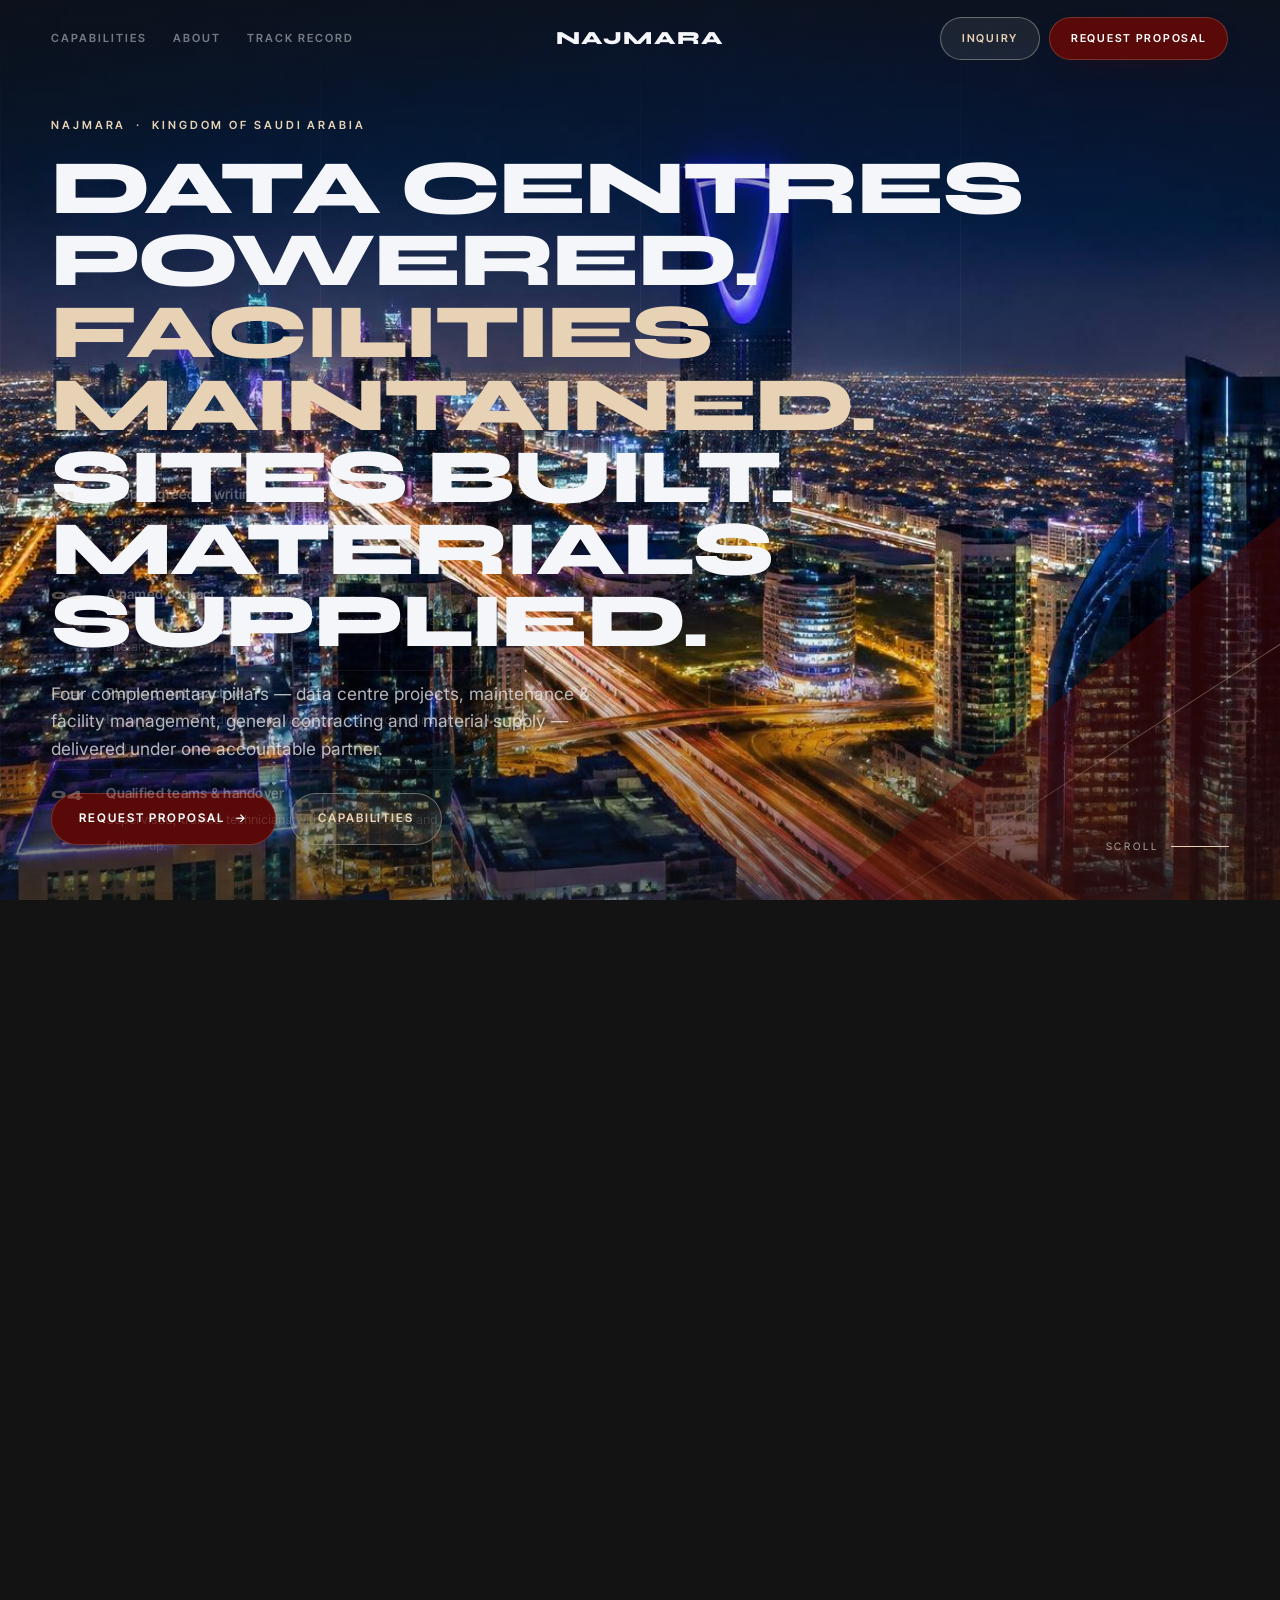
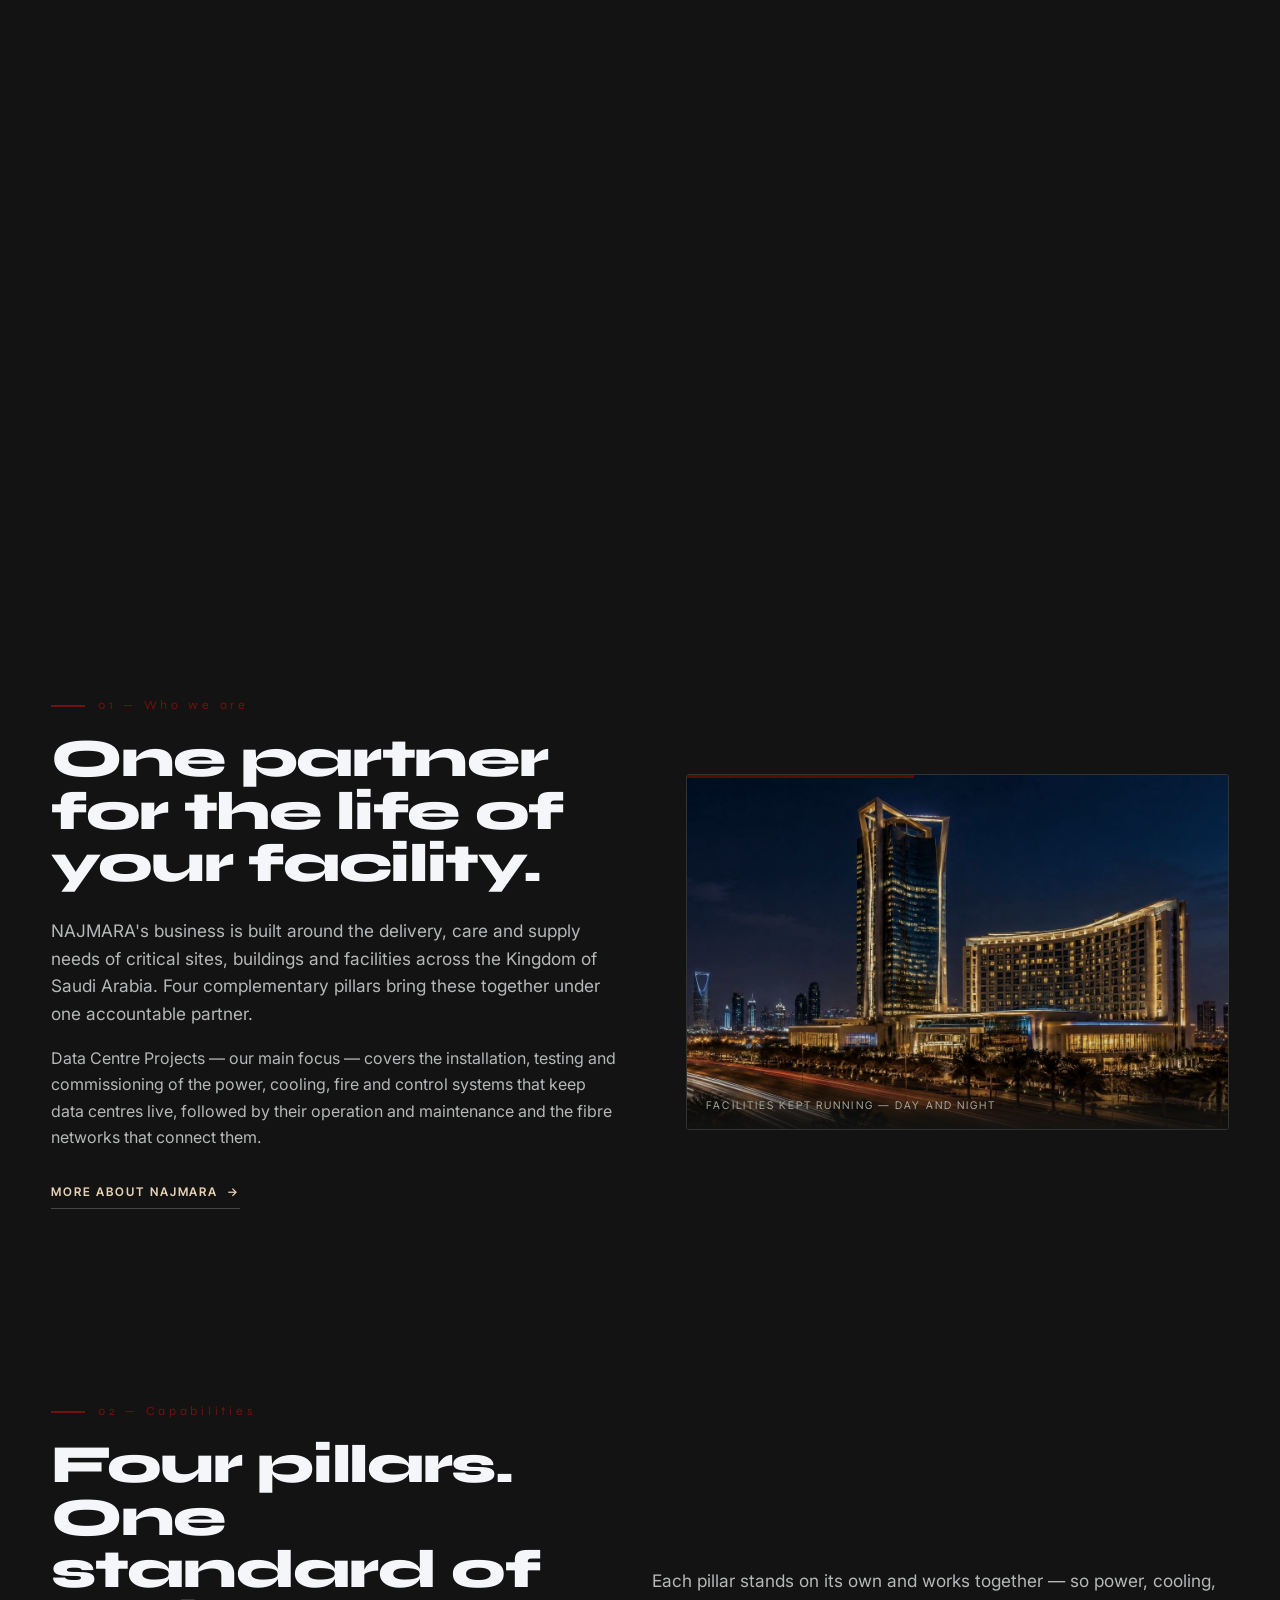
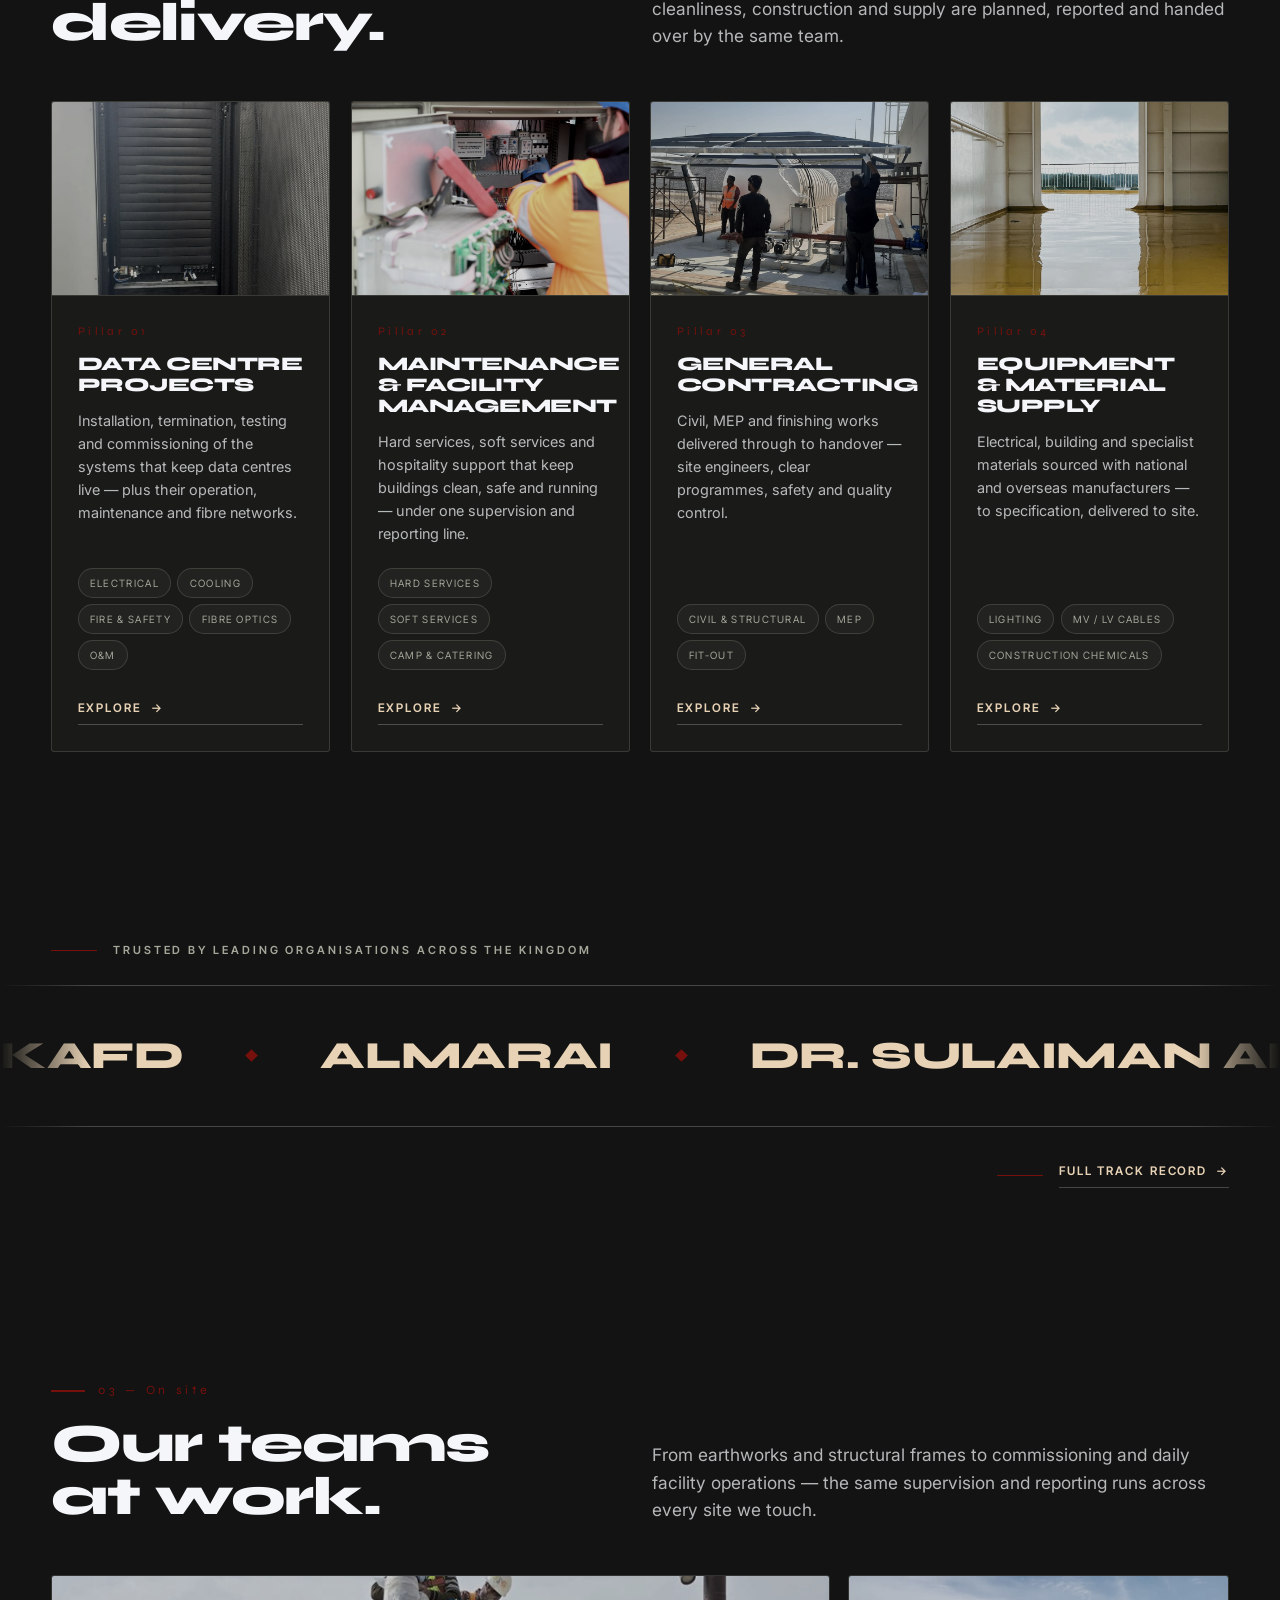
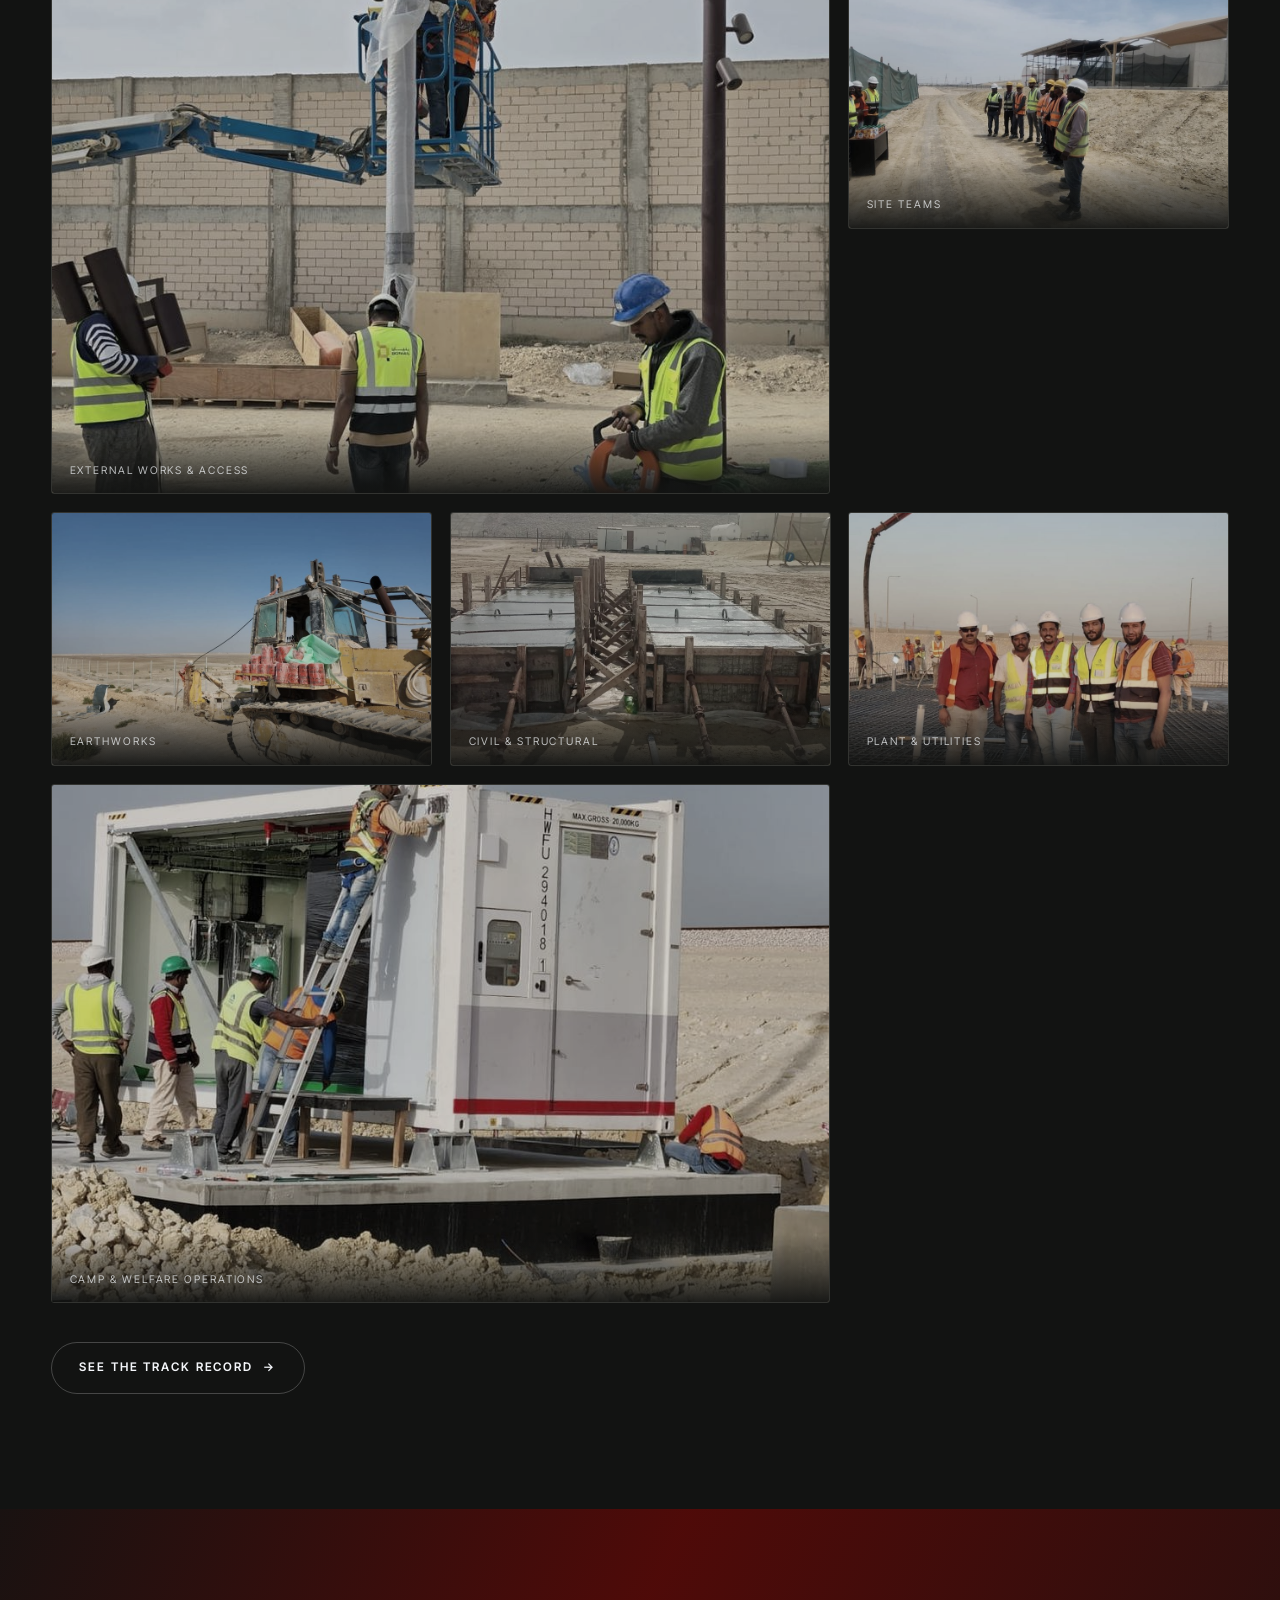
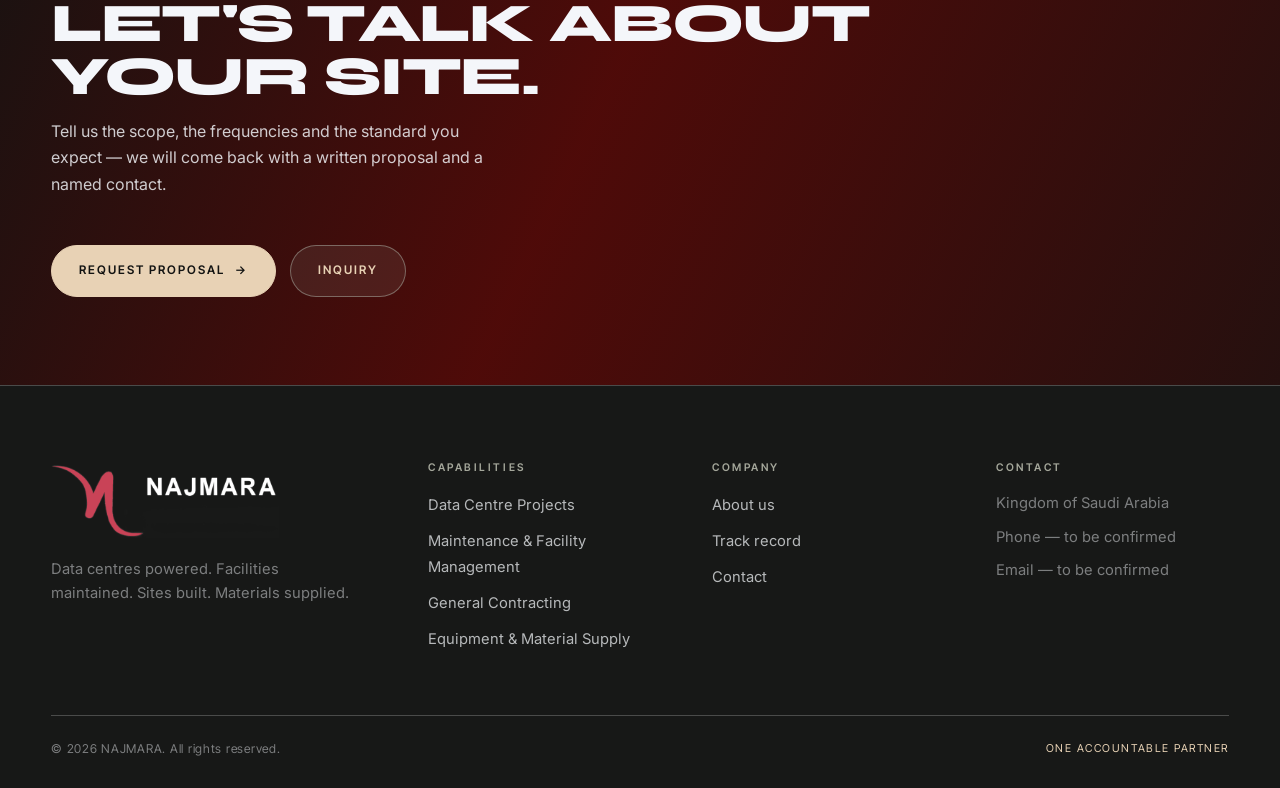
<file: index.html>
<!DOCTYPE html>
<html lang="en">
<head>
<meta charset="utf-8">
<meta name="viewport" content="width=device-width, initial-scale=1">
<title>NAJMARA — Data centres powered. Facilities maintained. Sites built. Materials supplied.</title>
<meta name="description" content="NAJMARA is a Kingdom of Saudi Arabia enterprise delivering data centre projects, integrated maintenance and facility management, general contracting and equipment &amp; material supply under one accountable partner.">
<link rel="icon" type="image/png" href="assets/favicon.png">
<link rel="preconnect" href="https://fonts.googleapis.com">
<link rel="preconnect" href="https://fonts.gstatic.com" crossorigin>
<link href="https://fonts.googleapis.com/css2?family=Syne:wght@600;700;800&family=Inter+Tight:wght@400;500;600;700&family=Inter:wght@400;500;600&display=swap" rel="stylesheet">
<link rel="stylesheet" href="assets/css/main.css">
</head>
<body>

<a class="skip-link" href="#main">Skip to content</a>

<!-- ===================================================== navigation ===== -->
<header class="site-nav" data-nav>
  <nav class="nav-links" aria-label="Primary">
    <a href="services/">Capabilities</a>
    <a href="about/">About</a>
    <a href="track-record/">Track Record</a>
  </nav>

  <a class="wordmark" href="./" aria-label="NAJMARA home">NAJMARA</a>

  <div class="nav-actions">
    <a class="btn btn--sage" href="contact/">Inquiry</a>
    <a class="btn btn--primary" href="contact/">Request Proposal</a>
    <button class="nav-burger" type="button" data-burger aria-expanded="false" aria-controls="mobile-menu" aria-label="Menu">
      <span></span><span></span>
    </button>
  </div>
</header>

<div class="mobile-menu" id="mobile-menu" data-menu>
  <a class="m-link" href="services/">Capabilities <span>01</span></a>
  <a class="m-link" href="about/">About <span>02</span></a>
  <a class="m-link" href="track-record/">Track Record <span>03</span></a>
  <a class="m-link" href="contact/">Contact <span>04</span></a>
  <div class="btn-row">
    <a class="btn btn--sage" href="contact/">Inquiry</a>
    <a class="btn btn--primary" href="contact/">Request Proposal</a>
  </div>
</div>

<main id="main">

  <!-- ============================================== scroll-driven hero == -->
  <section class="hero-track" data-hero-track aria-label="NAJMARA introduction">
    <div class="hero-sticky">

      <canvas class="hero-canvas" data-hero-canvas
              data-frames="assets/hero-1.jpg,assets/hero-2.jpg,assets/hero-3.jpg,assets/hero-4.jpg"
              aria-hidden="true"></canvas>

      <div class="hero-shade"></div>
      <div class="hero-grid-lines"></div>
      <div class="hero-slice"></div>

      <div class="hero-content">
        <div class="hero-headline" data-hero-headline>
          <p class="eyebrow eyebrow--cream">NAJMARA &nbsp;·&nbsp; Kingdom of Saudi Arabia</p>
          <h1>
            Data centres powered.
            <span class="line-2">Facilities maintained.</span>
            <span class="line-3">Sites built. Materials supplied.</span>
          </h1>
          <p class="lede">Four complementary pillars — data centre projects, maintenance &amp; facility
            management, general contracting and material supply — delivered under one accountable partner.</p>
          <div class="btn-row">
            <a class="btn btn--primary" href="contact/">Request Proposal <span class="btn__arrow">→</span></a>
            <a class="btn btn--sage" href="services/">Capabilities</a>
          </div>
        </div>
      </div>

      <ol class="hero-steps" aria-label="How we deliver">
        <li class="hero-step" data-hero-step>
          <span class="hero-step__num">01</span>
          <span>
            <span class="hero-step__title">Scope agreed in writing</span>
            <span class="hero-step__text">Services, frequencies and responsibilities set out before work starts.</span>
          </span>
        </li>
        <li class="hero-step" data-hero-step>
          <span class="hero-step__num">02</span>
          <span>
            <span class="hero-step__title">A named contact</span>
            <span class="hero-step__text">One accountable person for every contract who knows the site and scope.</span>
          </span>
        </li>
        <li class="hero-step" data-hero-step>
          <span class="hero-step__num">03</span>
          <span>
            <span class="hero-step__title">Planned, not reactive</span>
            <span class="hero-step__text">Routine work scheduled in advance and tracked against the plan.</span>
          </span>
        </li>
        <li class="hero-step" data-hero-step>
          <span class="hero-step__num">04</span>
          <span>
            <span class="hero-step__title">Qualified teams &amp; handover</span>
            <span class="hero-step__text">Supervised, trained technicians with tested records and follow-up.</span>
          </span>
        </li>
      </ol>

      <div class="hero-scroll" data-hero-cue>
        <span>Scroll</span>
        <span class="hero-scroll__line"></span>
      </div>

    </div>
  </section>

  <!-- ==================================================== who we are ==== -->
  <section class="section">
    <div class="wrap">
      <div class="split">
        <div>
          <span class="section-index" data-reveal>01 — Who we are</span>
          <h2 class="h2" data-reveal>One partner for the life of your facility.</h2>
          <p class="lede" data-reveal style="--delay:.08s; margin-top:1.6rem;">
            NAJMARA's business is built around the delivery, care and supply needs of critical sites,
            buildings and facilities across the Kingdom of Saudi Arabia. Four complementary pillars bring
            these together under one accountable partner.
          </p>
          <p class="body-text" data-reveal style="--delay:.14s; margin-top:1.1rem;">
            Data Centre Projects — our main focus — covers the installation, testing and commissioning of the
            power, cooling, fire and control systems that keep data centres live, followed by their operation
            and maintenance and the fibre networks that connect them.
          </p>
          <div class="btn-row" data-reveal style="--delay:.2s; margin-top:2rem;">
            <a class="text-link" href="about/">More about Najmara <span>→</span></a>
          </div>
        </div>

        <figure class="media-frame" data-reveal style="--delay:.12s; margin:0;">
          <img src="assets/about-facilities.jpg" alt="A managed facility lit at night, representative of NAJMARA's facility management scope." loading="lazy" width="1300" height="850">
          <figcaption class="media-caption">Facilities kept running — day and night</figcaption>
        </figure>
      </div>
    </div>
  </section>

  <!-- ==================================================== four pillars == -->
  <section class="section section--tight">
    <div class="wrap">
      <div class="section-head">
        <div>
          <span class="section-index" data-reveal>02 — Capabilities</span>
          <h2 class="h2" data-reveal>Four pillars.<br>One standard of delivery.</h2>
        </div>
        <p class="lede" data-reveal style="--delay:.1s;">
          Each pillar stands on its own and works together — so power, cooling, cleanliness, construction and
          supply are planned, reported and handed over by the same team.
        </p>
      </div>

      <div class="pillar-grid">
        <article class="card pillar-card" data-tilt data-reveal>
          <div class="pillar-card__media">
            <img src="assets/pillar-data-centre.jpg" alt="Server racks inside a data centre hall." loading="lazy" width="1000" height="700">
          </div>
          <div class="pillar-card__body">
            <span class="pillar-card__num">Pillar 01</span>
            <h3>Data Centre Projects</h3>
            <p>Installation, termination, testing and commissioning of the systems that keep data centres live —
              plus their operation, maintenance and fibre networks.</p>
            <div class="tag-list">
              <span class="tag">Electrical</span>
              <span class="tag">Cooling</span>
              <span class="tag">Fire &amp; Safety</span>
              <span class="tag">Fibre Optics</span>
              <span class="tag">O&amp;M</span>
            </div>
            <a class="text-link" href="services/#data-centre" style="margin-top:1rem;">Explore <span>→</span></a>
          </div>
        </article>

        <article class="card pillar-card" data-tilt data-reveal style="--delay:.08s">
          <div class="pillar-card__media">
            <img src="assets/pillar-maintenance.jpg" alt="Technician carrying out electrical maintenance work on a panel." loading="lazy" width="1000" height="700">
          </div>
          <div class="pillar-card__body">
            <span class="pillar-card__num">Pillar 02</span>
            <h3>Maintenance &amp; Facility Management</h3>
            <p>Hard services, soft services and hospitality support that keep buildings clean, safe and running —
              under one supervision and reporting line.</p>
            <div class="tag-list">
              <span class="tag">Hard Services</span>
              <span class="tag">Soft Services</span>
              <span class="tag">Camp &amp; Catering</span>
            </div>
            <a class="text-link" href="services/#maintenance" style="margin-top:1rem;">Explore <span>→</span></a>
          </div>
        </article>

        <article class="card pillar-card" data-tilt data-reveal style="--delay:.16s">
          <div class="pillar-card__media">
            <img src="assets/pillar-contracting.jpg" alt="Construction workers on scaffolding at an active site." loading="lazy" width="1000" height="700">
          </div>
          <div class="pillar-card__body">
            <span class="pillar-card__num">Pillar 03</span>
            <h3>General Contracting</h3>
            <p>Civil, MEP and finishing works delivered through to handover — site engineers, clear programmes,
              safety and quality control.</p>
            <div class="tag-list">
              <span class="tag">Civil &amp; Structural</span>
              <span class="tag">MEP</span>
              <span class="tag">Fit-Out</span>
            </div>
            <a class="text-link" href="services/#contracting" style="margin-top:1rem;">Explore <span>→</span></a>
          </div>
        </article>

        <article class="card pillar-card" data-tilt data-reveal style="--delay:.24s">
          <div class="pillar-card__media">
            <img src="assets/pillar-supply.jpg" alt="Polished industrial epoxy floor inside a facility." loading="lazy" width="1000" height="700">
          </div>
          <div class="pillar-card__body">
            <span class="pillar-card__num">Pillar 04</span>
            <h3>Equipment &amp; Material Supply</h3>
            <p>Electrical, building and specialist materials sourced with national and overseas manufacturers —
              to specification, delivered to site.</p>
            <div class="tag-list">
              <span class="tag">Lighting</span>
              <span class="tag">MV / LV Cables</span>
              <span class="tag">Construction Chemicals</span>
            </div>
            <a class="text-link" href="services/#supply" style="margin-top:1rem;">Explore <span>→</span></a>
          </div>
        </article>
      </div>
    </div>
  </section>

  <!-- ======================================================= marquee ===== -->
  <section class="section section--tight" aria-label="Selected clients">
    <div class="wrap">
      <div class="marquee-caption" data-reveal>
        <p class="eyebrow">Trusted by leading organisations across the Kingdom</p>
      </div>
    </div>

    <div class="marquee" style="margin-top:1.6rem;">
      <div class="marquee__track" aria-hidden="true">
        <span class="marquee__item">KAFD</span>
        <span class="marquee__item">Almarai</span>
        <span class="marquee__item">Dr. Sulaiman Al Habib</span>
        <span class="marquee__item">Huawei</span>
        <span class="marquee__item">Mandarin Oriental</span>
        <span class="marquee__item">Al Ayuni</span>
        <span class="marquee__item">L&amp;T</span>
        <span class="marquee__item">KAFD</span>
        <span class="marquee__item">Almarai</span>
        <span class="marquee__item">Dr. Sulaiman Al Habib</span>
        <span class="marquee__item">Huawei</span>
        <span class="marquee__item">Mandarin Oriental</span>
        <span class="marquee__item">Al Ayuni</span>
        <span class="marquee__item">L&amp;T</span>
      </div>
    </div>

    <div class="wrap">
      <div class="marquee-caption" style="justify-content:flex-end;">
        <a class="text-link" href="track-record/">Full track record <span>→</span></a>
      </div>
    </div>
  </section>

  <!-- ================================================= field operations == -->
  <section class="section">
    <div class="wrap">
      <div class="section-head">
        <div>
          <span class="section-index" data-reveal>03 — On site</span>
          <h2 class="h2" data-reveal>Our teams at work.</h2>
        </div>
        <p class="lede" data-reveal style="--delay:.1s;">
          From earthworks and structural frames to commissioning and daily facility operations — the same
          supervision and reporting runs across every site we touch.
        </p>
      </div>

      <div class="gallery">
        <figure class="gallery__item" data-reveal style="margin:0;">
          <img src="assets/field-1.jpg" alt="Operators working from elevated platforms on site." loading="lazy" width="900" height="650">
          <figcaption class="gallery__cap">External works &amp; access</figcaption>
        </figure>
        <figure class="gallery__item" data-reveal style="--delay:.08s; margin:0;">
          <img src="assets/field-3.jpg" alt="Site team walking across a work area." loading="lazy" width="900" height="650">
          <figcaption class="gallery__cap">Site teams</figcaption>
        </figure>
        <figure class="gallery__item" data-reveal style="--delay:.14s; margin:0;">
          <img src="assets/field-5.jpg" alt="Heavy machinery operating on an earthworks package." loading="lazy" width="900" height="650">
          <figcaption class="gallery__cap">Earthworks</figcaption>
        </figure>
        <figure class="gallery__item" data-reveal style="--delay:.2s; margin:0;">
          <img src="assets/field-4.jpg" alt="Reinforcement and concrete formwork in place." loading="lazy" width="900" height="650">
          <figcaption class="gallery__cap">Civil &amp; structural</figcaption>
        </figure>
        <figure class="gallery__item" data-reveal style="--delay:.26s; margin:0;">
          <img src="assets/field-2.jpg" alt="Technicians on a metal platform at dusk." loading="lazy" width="900" height="650">
          <figcaption class="gallery__cap">Plant &amp; utilities</figcaption>
        </figure>
        <figure class="gallery__item" data-reveal style="--delay:.32s; margin:0;">
          <img src="assets/field-6.jpg" alt="Modular site accommodation and welfare facilities." loading="lazy" width="900" height="650">
          <figcaption class="gallery__cap">Camp &amp; welfare operations</figcaption>
        </figure>
      </div>

      <div class="btn-row" style="margin-top:2.4rem;" data-reveal>
        <a class="btn btn--ghost" href="track-record/">See the track record <span class="btn__arrow">→</span></a>
      </div>
    </div>
  </section>

  <!-- ========================================================== CTA ===== -->
  <section class="cta-band">
    <div class="wrap cta-band__inner">
      <div>
        <h2>Let's talk about your site.</h2>
        <p>Tell us the scope, the frequencies and the standard you expect — we will come back with a written
          proposal and a named contact.</p>
      </div>
      <div class="btn-row">
        <a class="btn btn--light" href="contact/">Request Proposal <span class="btn__arrow">→</span></a>
        <a class="btn btn--sage" href="contact/">Inquiry</a>
      </div>
    </div>
  </section>

</main>

<!-- ========================================================= footer ===== -->
<footer class="site-footer">
  <div class="wrap">
    <div class="footer-grid">
      <div class="footer-brand">
        <img src="assets/logo-najmara.png" alt="NAJMARA" width="230" height="76">
        <p>Data centres powered. Facilities maintained. Sites built. Materials supplied.</p>
      </div>

      <div class="footer-col">
        <h4>Capabilities</h4>
        <ul>
          <li><a href="services/#data-centre">Data Centre Projects</a></li>
          <li><a href="services/#maintenance">Maintenance &amp; Facility Management</a></li>
          <li><a href="services/#contracting">General Contracting</a></li>
          <li><a href="services/#supply">Equipment &amp; Material Supply</a></li>
        </ul>
      </div>

      <div class="footer-col">
        <h4>Company</h4>
        <ul>
          <li><a href="about/">About us</a></li>
          <li><a href="track-record/">Track record</a></li>
          <li><a href="contact/">Contact</a></li>
        </ul>
      </div>

      <div class="footer-col">
        <h4>Contact</h4>
        <ul>
          <li class="muted">Kingdom of Saudi Arabia</li>
          <li class="muted">Phone — to be confirmed</li>
          <li class="muted">Email — to be confirmed</li>
        </ul>
      </div>
    </div>

    <div class="footer-bottom">
      <span>© <span data-year>2026</span> NAJMARA. All rights reserved.</span>
      <span class="tag-line">One accountable partner</span>
    </div>
  </div>
</footer>

<script src="assets/js/main.js" defer></script>
<script src="assets/js/hero.js" defer></script>
</body>
</html>
</file>
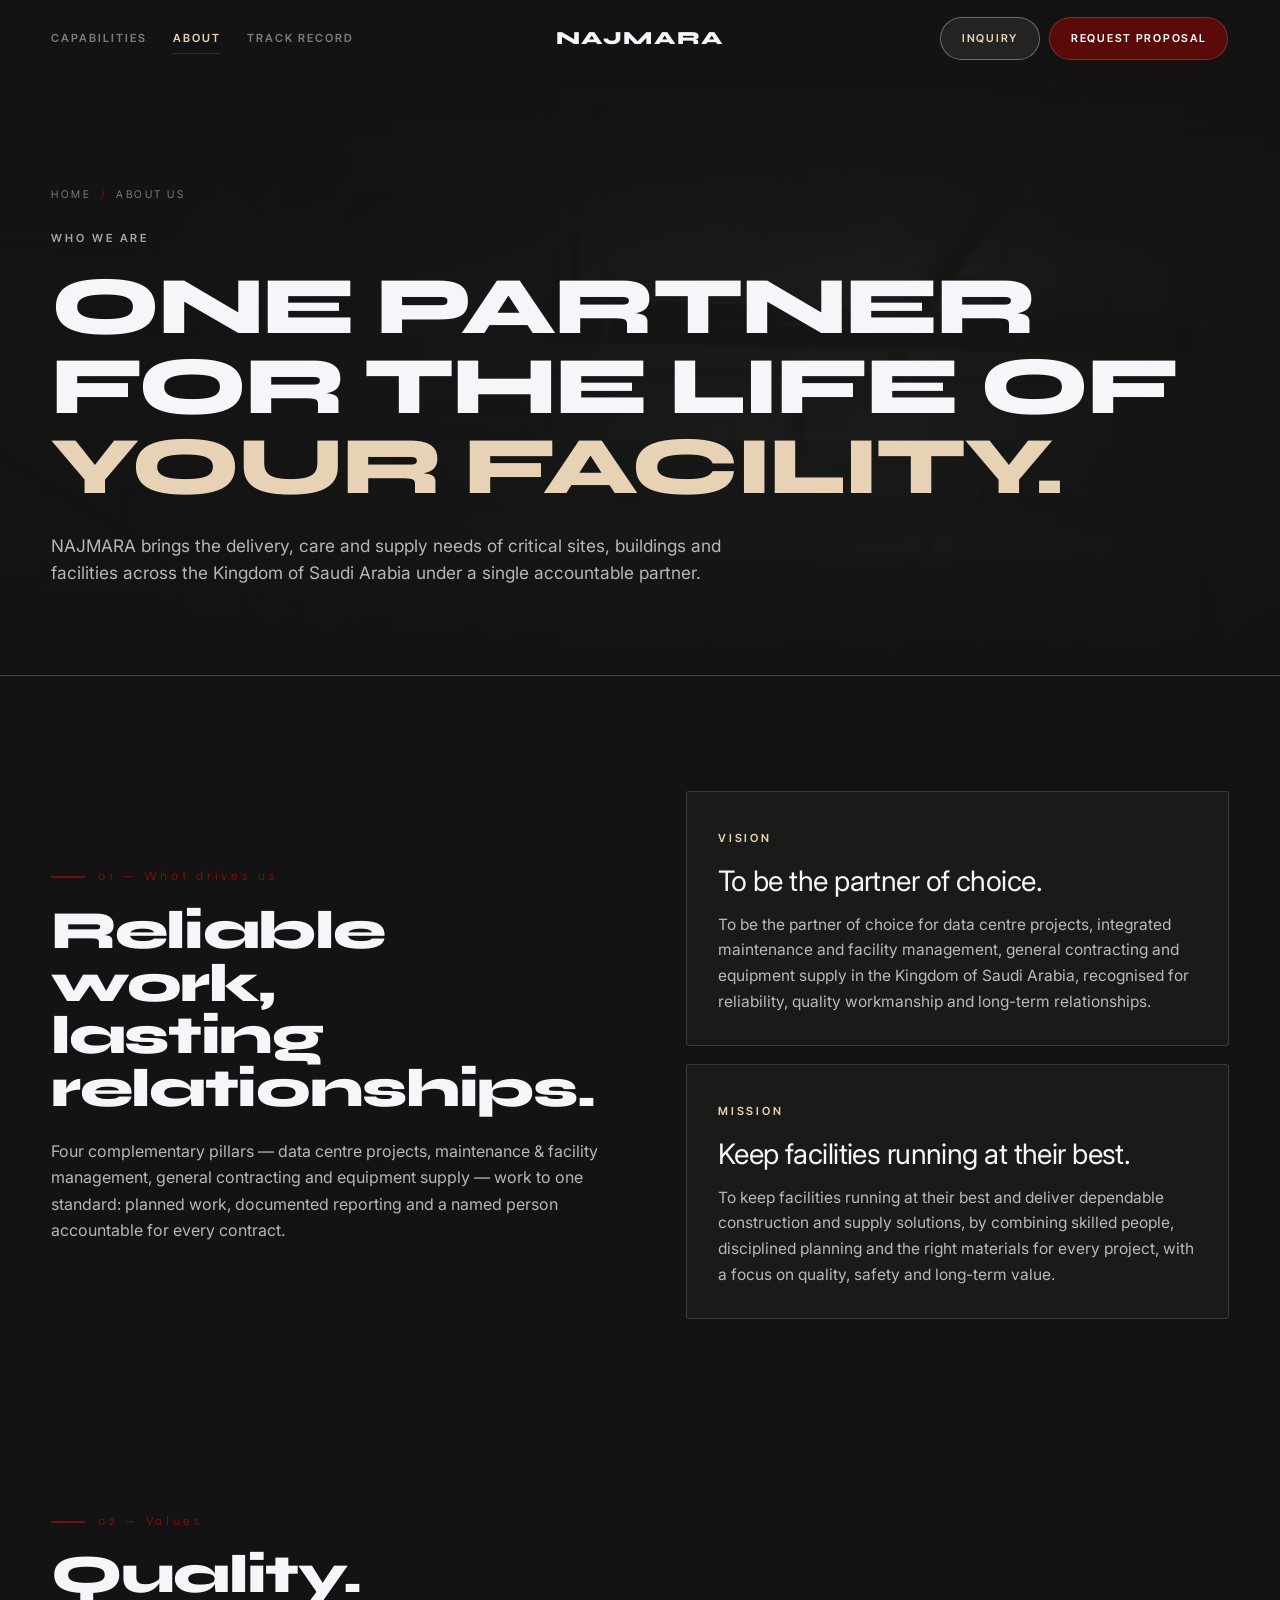
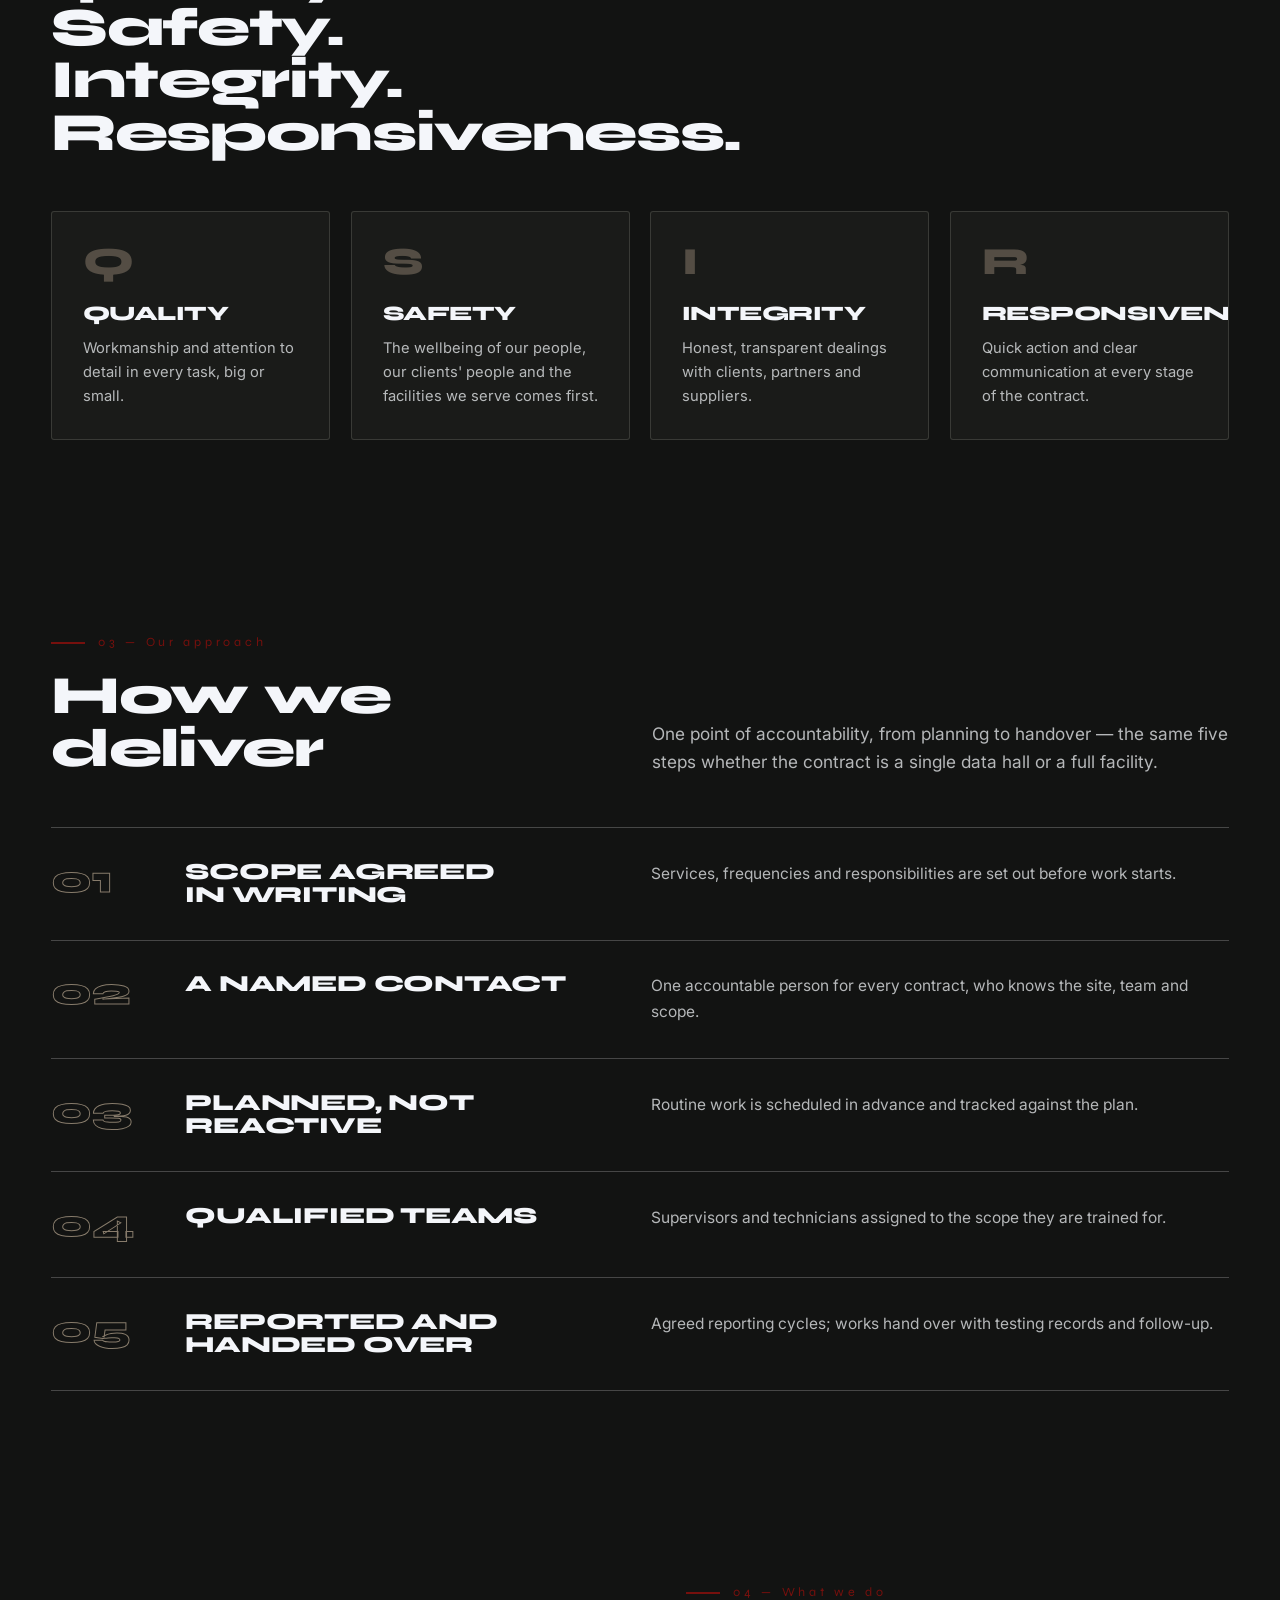
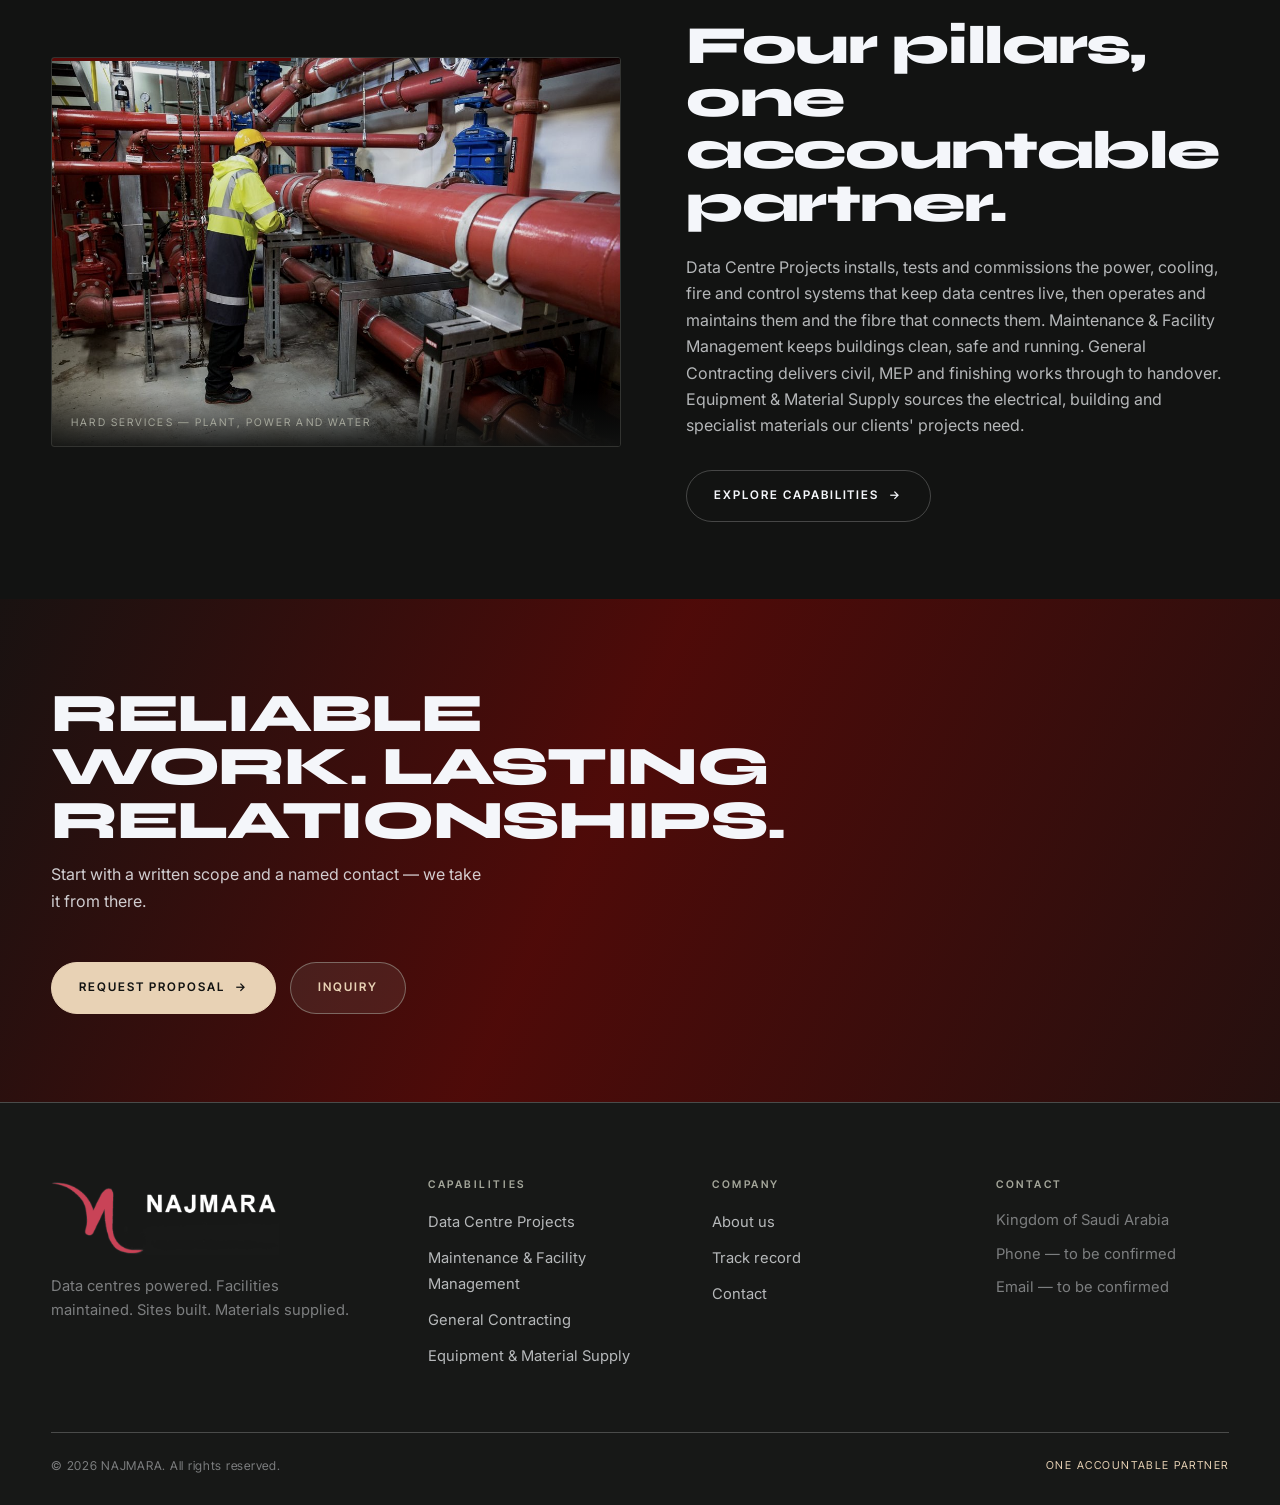
<file: about/index.html>
<!DOCTYPE html>
<html lang="en">
<head>
<meta charset="utf-8">
<meta name="viewport" content="width=device-width, initial-scale=1">
<title>About Us — NAJMARA</title>
<meta name="description" content="NAJMARA's vision, mission and values — Quality, Safety, Integrity, Responsiveness — and the five-step delivery methodology used on every contract in the Kingdom of Saudi Arabia.">
<link rel="icon" type="image/png" href="../assets/favicon.png">
<link rel="preconnect" href="https://fonts.googleapis.com">
<link rel="preconnect" href="https://fonts.gstatic.com" crossorigin>
<link href="https://fonts.googleapis.com/css2?family=Syne:wght@600;700;800&family=Inter+Tight:wght@400;500;600;700&family=Inter:wght@400;500;600&display=swap" rel="stylesheet">
<link rel="stylesheet" href="../assets/css/main.css">
</head>
<body>

<a class="skip-link" href="#main">Skip to content</a>

<header class="site-nav" data-nav>
  <nav class="nav-links" aria-label="Primary">
    <a href="../services/">Capabilities</a>
    <a href="./" aria-current="page">About</a>
    <a href="../track-record/">Track Record</a>
  </nav>

  <a class="wordmark" href="../" aria-label="NAJMARA home">NAJMARA</a>

  <div class="nav-actions">
    <a class="btn btn--sage" href="../contact/">Inquiry</a>
    <a class="btn btn--primary" href="../contact/">Request Proposal</a>
    <button class="nav-burger" type="button" data-burger aria-expanded="false" aria-controls="mobile-menu" aria-label="Menu">
      <span></span><span></span>
    </button>
  </div>
</header>

<div class="mobile-menu" id="mobile-menu" data-menu>
  <a class="m-link" href="../services/">Capabilities <span>01</span></a>
  <a class="m-link" href="./">About <span>02</span></a>
  <a class="m-link" href="../track-record/">Track Record <span>03</span></a>
  <a class="m-link" href="../contact/">Contact <span>04</span></a>
  <div class="btn-row">
    <a class="btn btn--sage" href="../contact/">Inquiry</a>
    <a class="btn btn--primary" href="../contact/">Request Proposal</a>
  </div>
</div>

<main id="main">

  <!-- ===================================================== page hero ==== -->
  <section class="page-hero">
    <div class="page-hero__bg" style="background-image:url('../assets/about-method.jpg');"></div>
    <div class="page-hero__veil"></div>
    <div class="wrap page-hero__inner">
      <p class="breadcrumb"><a href="../">Home</a> <span>/</span> About us</p>
      <p class="eyebrow" style="margin-top:1.6rem;">Who we are</p>
      <h1>One partner for the life of <em>your facility.</em></h1>
      <p class="lede">NAJMARA brings the delivery, care and supply needs of critical sites, buildings and
        facilities across the Kingdom of Saudi Arabia under a single accountable partner.</p>
    </div>
  </section>

  <!-- ==================================================== vision/mission = -->
  <section class="section">
    <div class="wrap">
      <div class="split">
        <div>
          <span class="section-index" data-reveal>01 — What drives us</span>
          <h2 class="h2" data-reveal>Reliable work,<br>lasting relationships.</h2>
          <p class="body-text" data-reveal style="--delay:.08s; margin-top:1.4rem;">
            Four complementary pillars — data centre projects, maintenance &amp; facility management, general
            contracting and equipment supply — work to one standard: planned work, documented reporting and a
            named person accountable for every contract.
          </p>
        </div>

        <div style="display:grid; gap:1.1rem;">
          <article class="card" data-tilt data-reveal style="--delay:.06s;">
            <span class="eyebrow eyebrow--cream">Vision</span>
            <p class="h3" style="margin-top:1rem; line-height:1.15;">To be the partner of choice.</p>
            <p style="margin-top:.9rem; color:var(--ink-72); font-size:.97rem;">
              To be the partner of choice for data centre projects, integrated maintenance and facility
              management, general contracting and equipment supply in the Kingdom of Saudi Arabia, recognised for
              reliability, quality workmanship and long-term relationships.
            </p>
          </article>

          <article class="card" data-tilt data-reveal style="--delay:.14s;">
            <span class="eyebrow eyebrow--cream">Mission</span>
            <p class="h3" style="margin-top:1rem; line-height:1.15;">Keep facilities running at their best.</p>
            <p style="margin-top:.9rem; color:var(--ink-72); font-size:.97rem;">
              To keep facilities running at their best and deliver dependable construction and supply solutions,
              by combining skilled people, disciplined planning and the right materials for every project, with a
              focus on quality, safety and long-term value.
            </p>
          </article>
        </div>
      </div>
    </div>
  </section>

  <!-- ========================================================= values ==== -->
  <section class="section section--tight">
    <div class="wrap">
      <div class="section-head">
        <div>
          <span class="section-index" data-reveal>02 — Values</span>
          <h2 class="h2" data-reveal>Quality. Safety.<br>Integrity. Responsiveness.</h2>
        </div>
        <p class="lede" data-reveal style="--delay:.1s;">
          Four standards applied to every task, every site and every stage of the contract — big or small.
        </p>
      </div>

      <div class="value-grid">
        <article class="card value-card" data-tilt data-reveal>
          <span class="value-card__mark">Q</span>
          <h3>Quality</h3>
          <p>Workmanship and attention to detail in every task, big or small.</p>
        </article>

        <article class="card value-card" data-tilt data-reveal style="--delay:.08s;">
          <span class="value-card__mark">S</span>
          <h3>Safety</h3>
          <p>The wellbeing of our people, our clients' people and the facilities we serve comes first.</p>
        </article>

        <article class="card value-card" data-tilt data-reveal style="--delay:.16s;">
          <span class="value-card__mark">I</span>
          <h3>Integrity</h3>
          <p>Honest, transparent dealings with clients, partners and suppliers.</p>
        </article>

        <article class="card value-card" data-tilt data-reveal style="--delay:.24s;">
          <span class="value-card__mark">R</span>
          <h3>Responsiveness</h3>
          <p>Quick action and clear communication at every stage of the contract.</p>
        </article>
      </div>
    </div>
  </section>

  <!-- ==================================================== methodology ==== -->
  <section class="section" id="method">
    <div class="wrap">
      <div class="section-head">
        <div>
          <span class="section-index" data-reveal>03 — Our approach</span>
          <h2 class="h2" data-reveal>How we deliver</h2>
        </div>
        <p class="lede" data-reveal style="--delay:.1s;">
          One point of accountability, from planning to handover — the same five steps whether the contract is a
          single data hall or a full facility.
        </p>
      </div>

      <div class="method">
        <article class="method__item" data-reveal>
          <span class="method__num">01</span>
          <h3 class="method__title">Scope agreed in writing</h3>
          <p class="method__text">Services, frequencies and responsibilities are set out before work starts.</p>
        </article>

        <article class="method__item" data-reveal style="--delay:.06s;">
          <span class="method__num">02</span>
          <h3 class="method__title">A named contact</h3>
          <p class="method__text">One accountable person for every contract, who knows the site, team and scope.</p>
        </article>

        <article class="method__item" data-reveal style="--delay:.12s;">
          <span class="method__num">03</span>
          <h3 class="method__title">Planned, not reactive</h3>
          <p class="method__text">Routine work is scheduled in advance and tracked against the plan.</p>
        </article>

        <article class="method__item" data-reveal style="--delay:.18s;">
          <span class="method__num">04</span>
          <h3 class="method__title">Qualified teams</h3>
          <p class="method__text">Supervisors and technicians assigned to the scope they are trained for.</p>
        </article>

        <article class="method__item" data-reveal style="--delay:.24s;">
          <span class="method__num">05</span>
          <h3 class="method__title">Reported and handed over</h3>
          <p class="method__text">Agreed reporting cycles; works hand over with testing records and follow-up.</p>
        </article>
      </div>
    </div>
  </section>

  <!-- ======================================================= pillars ===== -->
  <section class="section section--tight">
    <div class="wrap">
      <div class="split split--reverse">
        <div class="split__media">
          <figure class="media-frame" data-reveal style="margin:0;">
            <img src="../assets/svc-hard.jpg" alt="Plant room pipework maintained as part of NAJMARA's hard services." loading="lazy" width="1100" height="750">
            <figcaption class="media-caption">Hard services — plant, power and water</figcaption>
          </figure>
        </div>
        <div>
          <span class="section-index" data-reveal>04 — What we do</span>
          <h2 class="h2" data-reveal>Four pillars,<br>one accountable partner.</h2>
          <p class="body-text" data-reveal style="--delay:.08s; margin-top:1.4rem;">
            Data Centre Projects installs, tests and commissions the power, cooling, fire and control systems
            that keep data centres live, then operates and maintains them and the fibre that connects them.
            Maintenance &amp; Facility Management keeps buildings clean, safe and running. General Contracting
            delivers civil, MEP and finishing works through to handover. Equipment &amp; Material Supply sources
            the electrical, building and specialist materials our clients' projects need.
          </p>
          <div class="btn-row" style="margin-top:2rem;" data-reveal>
            <a class="btn btn--ghost" href="../services/">Explore capabilities <span class="btn__arrow">→</span></a>
          </div>
        </div>
      </div>
    </div>
  </section>

  <section class="cta-band">
    <div class="wrap cta-band__inner">
      <div>
        <h2>Reliable work. Lasting relationships.</h2>
        <p>Start with a written scope and a named contact — we take it from there.</p>
      </div>
      <div class="btn-row">
        <a class="btn btn--light" href="../contact/">Request Proposal <span class="btn__arrow">→</span></a>
        <a class="btn btn--sage" href="../contact/">Inquiry</a>
      </div>
    </div>
  </section>

</main>

<footer class="site-footer">
  <div class="wrap">
    <div class="footer-grid">
      <div class="footer-brand">
        <img src="../assets/logo-najmara.png" alt="NAJMARA" width="230" height="76">
        <p>Data centres powered. Facilities maintained. Sites built. Materials supplied.</p>
      </div>

      <div class="footer-col">
        <h4>Capabilities</h4>
        <ul>
          <li><a href="../services/#data-centre">Data Centre Projects</a></li>
          <li><a href="../services/#maintenance">Maintenance &amp; Facility Management</a></li>
          <li><a href="../services/#contracting">General Contracting</a></li>
          <li><a href="../services/#supply">Equipment &amp; Material Supply</a></li>
        </ul>
      </div>

      <div class="footer-col">
        <h4>Company</h4>
        <ul>
          <li><a href="./">About us</a></li>
          <li><a href="../track-record/">Track record</a></li>
          <li><a href="../contact/">Contact</a></li>
        </ul>
      </div>

      <div class="footer-col">
        <h4>Contact</h4>
        <ul>
          <li class="muted">Kingdom of Saudi Arabia</li>
          <li class="muted">Phone — to be confirmed</li>
          <li class="muted">Email — to be confirmed</li>
        </ul>
      </div>
    </div>

    <div class="footer-bottom">
      <span>© <span data-year>2026</span> NAJMARA. All rights reserved.</span>
      <span class="tag-line">One accountable partner</span>
    </div>
  </div>
</footer>

<script src="../assets/js/main.js" defer></script>
</body>
</html>
</file>
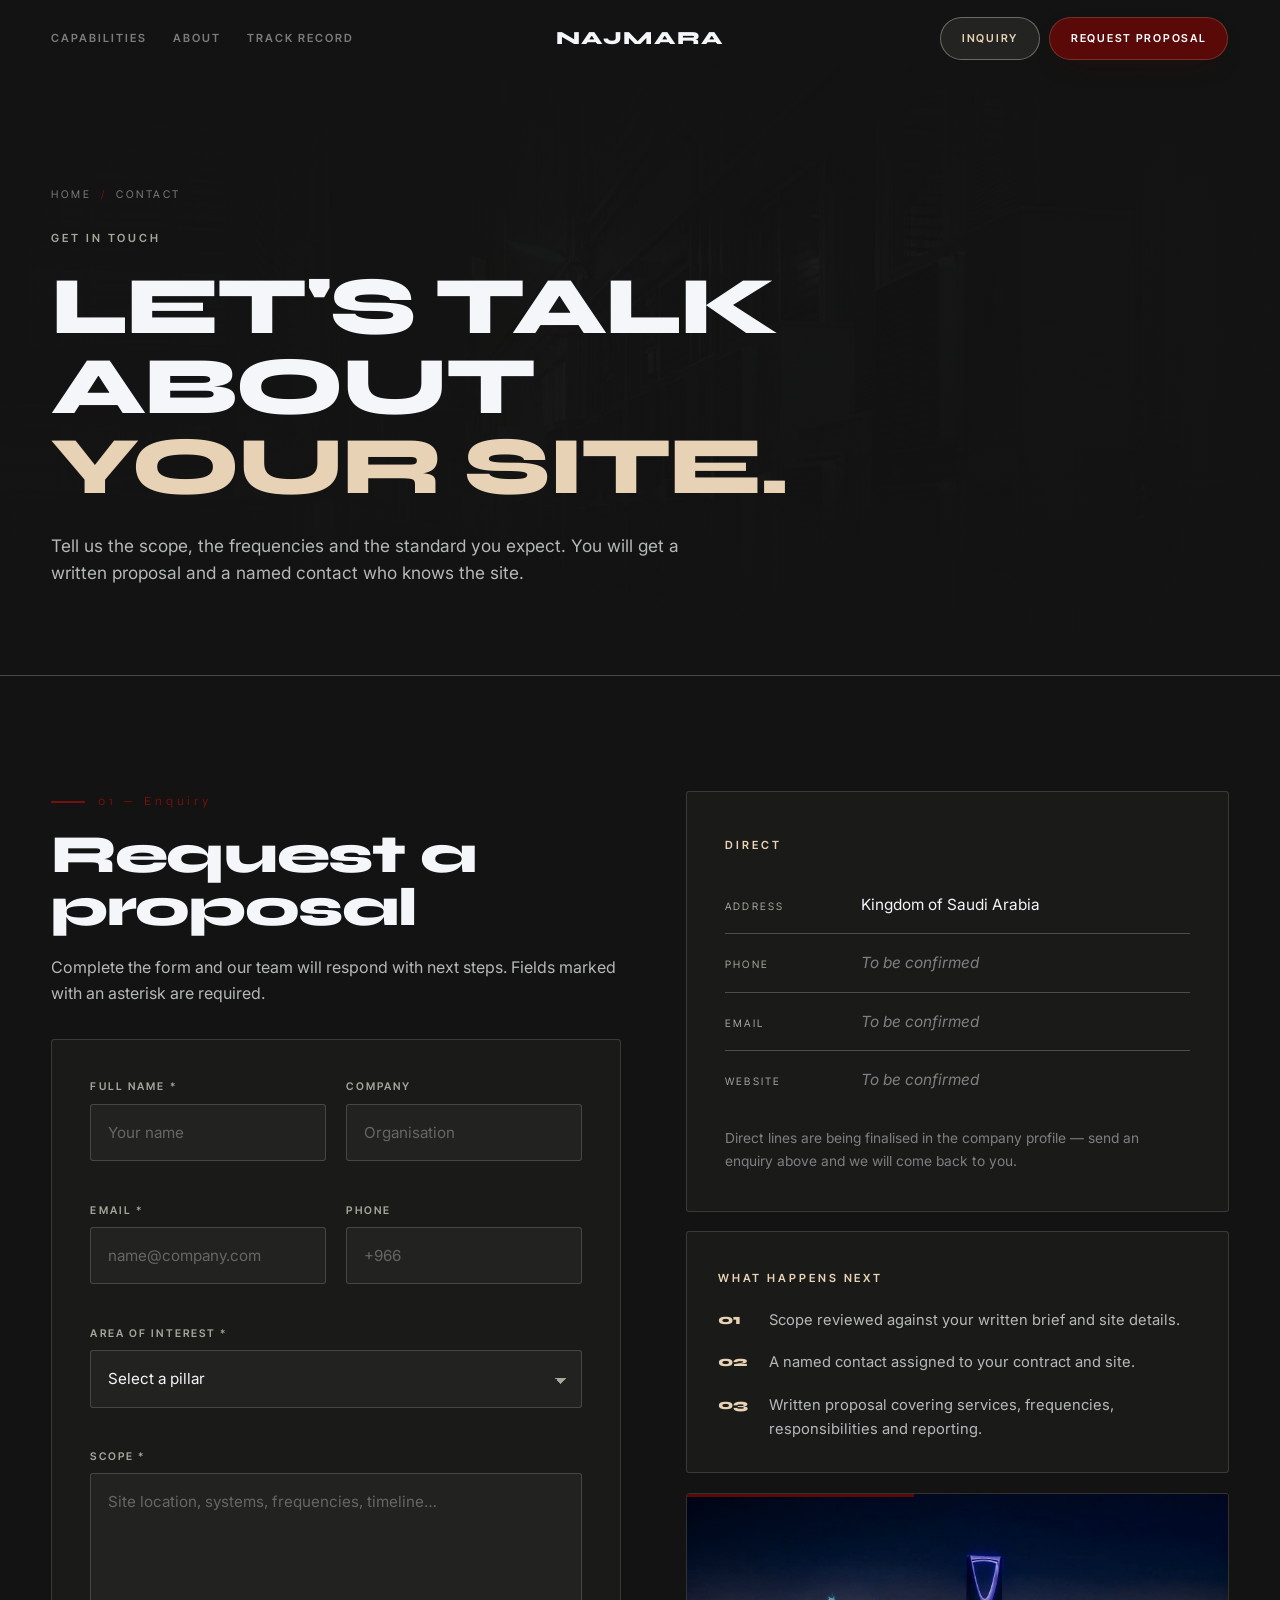
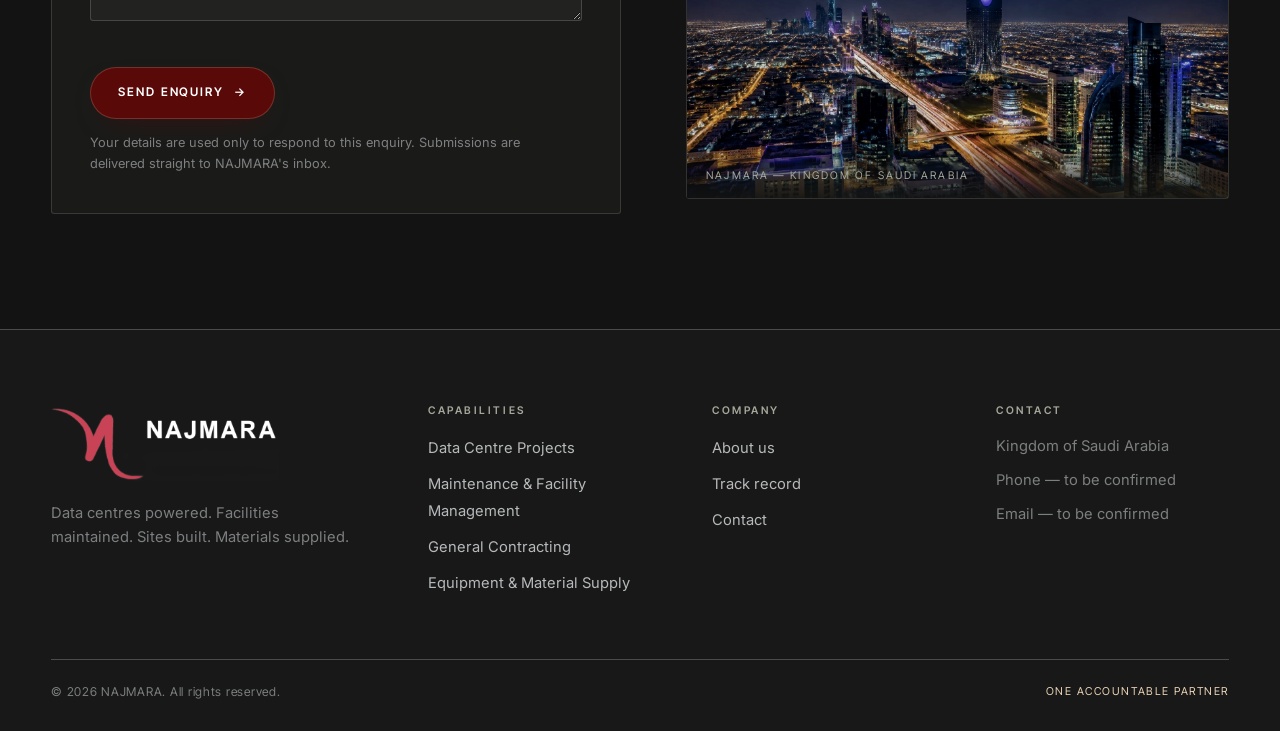
<file: contact/index.html>
<!DOCTYPE html>
<html lang="en">
<head>
<meta charset="utf-8">
<meta name="viewport" content="width=device-width, initial-scale=1">
<title>Contact — NAJMARA</title>
<meta name="description" content="Start an enquiry with NAJMARA — data centre projects, maintenance &amp; facility management, general contracting and material supply across the Kingdom of Saudi Arabia.">
<link rel="icon" type="image/png" href="../assets/favicon.png">
<link rel="preconnect" href="https://fonts.googleapis.com">
<link rel="preconnect" href="https://fonts.gstatic.com" crossorigin>
<link href="https://fonts.googleapis.com/css2?family=Syne:wght@600;700;800&family=Inter+Tight:wght@400;500;600;700&family=Inter:wght@400;500;600&display=swap" rel="stylesheet">
<link rel="stylesheet" href="../assets/css/main.css">
</head>
<body>

<a class="skip-link" href="#main">Skip to content</a>

<header class="site-nav" data-nav>
  <nav class="nav-links" aria-label="Primary">
    <a href="../services/">Capabilities</a>
    <a href="../about/">About</a>
    <a href="../track-record/">Track Record</a>
  </nav>

  <a class="wordmark" href="../" aria-label="NAJMARA home">NAJMARA</a>

  <div class="nav-actions">
    <a class="btn btn--sage" href="./" aria-current="page">Inquiry</a>
    <a class="btn btn--primary" href="./">Request Proposal</a>
    <button class="nav-burger" type="button" data-burger aria-expanded="false" aria-controls="mobile-menu" aria-label="Menu">
      <span></span><span></span>
    </button>
  </div>
</header>

<div class="mobile-menu" id="mobile-menu" data-menu>
  <a class="m-link" href="../services/">Capabilities <span>01</span></a>
  <a class="m-link" href="../about/">About <span>02</span></a>
  <a class="m-link" href="../track-record/">Track Record <span>03</span></a>
  <a class="m-link" href="./">Contact <span>04</span></a>
  <div class="btn-row">
    <a class="btn btn--sage" href="./">Inquiry</a>
    <a class="btn btn--primary" href="./">Request Proposal</a>
  </div>
</div>

<main id="main">

  <section class="page-hero">
    <div class="page-hero__bg" style="background-image:url('../assets/hero-3.jpg');"></div>
    <div class="page-hero__veil"></div>
    <div class="wrap page-hero__inner">
      <p class="breadcrumb"><a href="../">Home</a> <span>/</span> Contact</p>
      <p class="eyebrow" style="margin-top:1.6rem;">Get in touch</p>
      <h1>Let's talk about <em>your site.</em></h1>
      <p class="lede">Tell us the scope, the frequencies and the standard you expect. You will get a written
        proposal and a named contact who knows the site.</p>
    </div>
  </section>

  <section class="section">
    <div class="wrap">
      <div class="split" style="align-items:start;">

        <!-- ============================================= enquiry form === -->
        <div>
          <span class="section-index" data-reveal>01 — Enquiry</span>
          <h2 class="h2" data-reveal>Request a proposal</h2>
          <p class="body-text" style="margin-top:1.2rem;" data-reveal>
            Complete the form and our team will respond with next steps. Fields marked with an asterisk are
            required.
          </p>

          <form class="card" data-enquiry-form data-endpoint="/api/enquiry" action="/api/enquiry" method="post" novalidate style="margin-top:2rem; padding:clamp(1.4rem,3vw,2.4rem);" data-reveal>
            <div class="form-grid">
              <div class="field" data-field>
                <label for="name">Full name *</label>
                <input id="name" name="name" type="text" autocomplete="name" placeholder="Your name" required>
                <span class="field__error" data-error></span>
              </div>

              <div class="field" data-field>
                <label for="company">Company</label>
                <input id="company" name="company" type="text" autocomplete="organization" placeholder="Organisation">
                <span class="field__error" data-error></span>
              </div>

              <div class="field" data-field>
                <label for="email">Email *</label>
                <input id="email" name="email" type="email" autocomplete="email" placeholder="name@company.com" required>
                <span class="field__error" data-error></span>
              </div>

              <div class="field" data-field>
                <label for="phone">Phone</label>
                <input id="phone" name="phone" type="tel" autocomplete="tel" placeholder="+966">
                <span class="field__error" data-error></span>
              </div>

              <div class="field field--full" data-field>
                <label for="interest">Area of interest *</label>
                <select id="interest" name="interest" required>
                  <option value="">Select a pillar</option>
                  <option>Data Centre Projects</option>
                  <option>Maintenance &amp; Facility Management</option>
                  <option>General Contracting</option>
                  <option>Equipment &amp; Material Supply</option>
                  <option>Multiple pillars / integrated contract</option>
                </select>
                <span class="field__error" data-error></span>
              </div>

              <div class="field field--full" data-field>
                <label for="message">Scope *</label>
                <textarea id="message" name="message" placeholder="Site location, systems, frequencies, timeline…" required></textarea>
                <span class="field__error" data-error></span>
              </div>

              <!-- honeypot: invisible to people, tempting to bots -->
              <div class="field" aria-hidden="true" style="position:absolute; left:-9999px;">
                <label for="website">Website</label>
                <input id="website" name="website" type="text" tabindex="-1" autocomplete="off">
              </div>
            </div>

            <div class="btn-row" style="margin-top:1.6rem;">
              <button class="btn btn--primary" type="submit">Send enquiry <span class="btn__arrow">→</span></button>
              <p class="form-note" style="margin:0;">Your details are used only to respond to this enquiry.
                Submissions are delivered straight to NAJMARA's inbox.</p>
            </div>

            <p class="form-status" data-form-status hidden role="status"></p>
          </form>
        </div>

        <!-- ============================================ contact panel === -->
        <aside style="display:grid; gap:1.2rem;">
          <div class="contact-panel" data-reveal style="--delay:.08s;">
            <span class="eyebrow eyebrow--cream">Direct</span>
            <dl style="margin:1.2rem 0 0;">
              <div class="contact-row">
                <dt>Address</dt>
                <dd>Kingdom of Saudi Arabia</dd>
              </div>
              <div class="contact-row">
                <dt>Phone</dt>
                <dd><span class="pending">To be confirmed</span></dd>
              </div>
              <div class="contact-row">
                <dt>Email</dt>
                <dd><span class="pending">To be confirmed</span></dd>
              </div>
              <div class="contact-row">
                <dt>Website</dt>
                <dd><span class="pending">To be confirmed</span></dd>
              </div>
            </dl>
            <p class="small" style="margin-top:1.2rem;">Direct lines are being finalised in the company profile —
              send an enquiry above and we will come back to you.</p>
          </div>

          <div class="card" data-tilt data-reveal style="--delay:.16s;">
            <span class="eyebrow eyebrow--cream">What happens next</span>
            <ol style="margin-top:1.2rem; display:grid; gap:0.9rem;">
              <li style="display:grid; grid-template-columns:2.4rem 1fr; gap:0.8rem; align-items:start;">
                <span class="hero-step__num" style="color:var(--cream);">01</span>
                <span style="font-size:.92rem; color:var(--ink-72);">Scope reviewed against your written brief
                  and site details.</span>
              </li>
              <li style="display:grid; grid-template-columns:2.4rem 1fr; gap:0.8rem; align-items:start;">
                <span class="hero-step__num" style="color:var(--cream);">02</span>
                <span style="font-size:.92rem; color:var(--ink-72);">A named contact assigned to your contract
                  and site.</span>
              </li>
              <li style="display:grid; grid-template-columns:2.4rem 1fr; gap:0.8rem; align-items:start;">
                <span class="hero-step__num" style="color:var(--cream);">03</span>
                <span style="font-size:.92rem; color:var(--ink-72);">Written proposal covering services,
                  frequencies, responsibilities and reporting.</span>
              </li>
            </ol>
          </div>

          <figure class="media-frame" data-reveal style="--delay:.22s; margin:0;">
            <img src="../assets/hero-1.jpg" alt="City skyline at night in the Kingdom of Saudi Arabia." loading="lazy" width="1600" height="900">
            <figcaption class="media-caption">NAJMARA — Kingdom of Saudi Arabia</figcaption>
          </figure>
        </aside>

      </div>
    </div>
  </section>

</main>

<footer class="site-footer">
  <div class="wrap">
    <div class="footer-grid">
      <div class="footer-brand">
        <img src="../assets/logo-najmara.png" alt="NAJMARA" width="230" height="76">
        <p>Data centres powered. Facilities maintained. Sites built. Materials supplied.</p>
      </div>

      <div class="footer-col">
        <h4>Capabilities</h4>
        <ul>
          <li><a href="../services/#data-centre">Data Centre Projects</a></li>
          <li><a href="../services/#maintenance">Maintenance &amp; Facility Management</a></li>
          <li><a href="../services/#contracting">General Contracting</a></li>
          <li><a href="../services/#supply">Equipment &amp; Material Supply</a></li>
        </ul>
      </div>

      <div class="footer-col">
        <h4>Company</h4>
        <ul>
          <li><a href="../about/">About us</a></li>
          <li><a href="../track-record/">Track record</a></li>
          <li><a href="./">Contact</a></li>
        </ul>
      </div>

      <div class="footer-col">
        <h4>Contact</h4>
        <ul>
          <li class="muted">Kingdom of Saudi Arabia</li>
          <li class="muted">Phone — to be confirmed</li>
          <li class="muted">Email — to be confirmed</li>
        </ul>
      </div>
    </div>

    <div class="footer-bottom">
      <span>© <span data-year>2026</span> NAJMARA. All rights reserved.</span>
      <span class="tag-line">One accountable partner</span>
    </div>
  </div>
</footer>

<script src="../assets/js/main.js" defer></script>
</body>
</html>
</file>
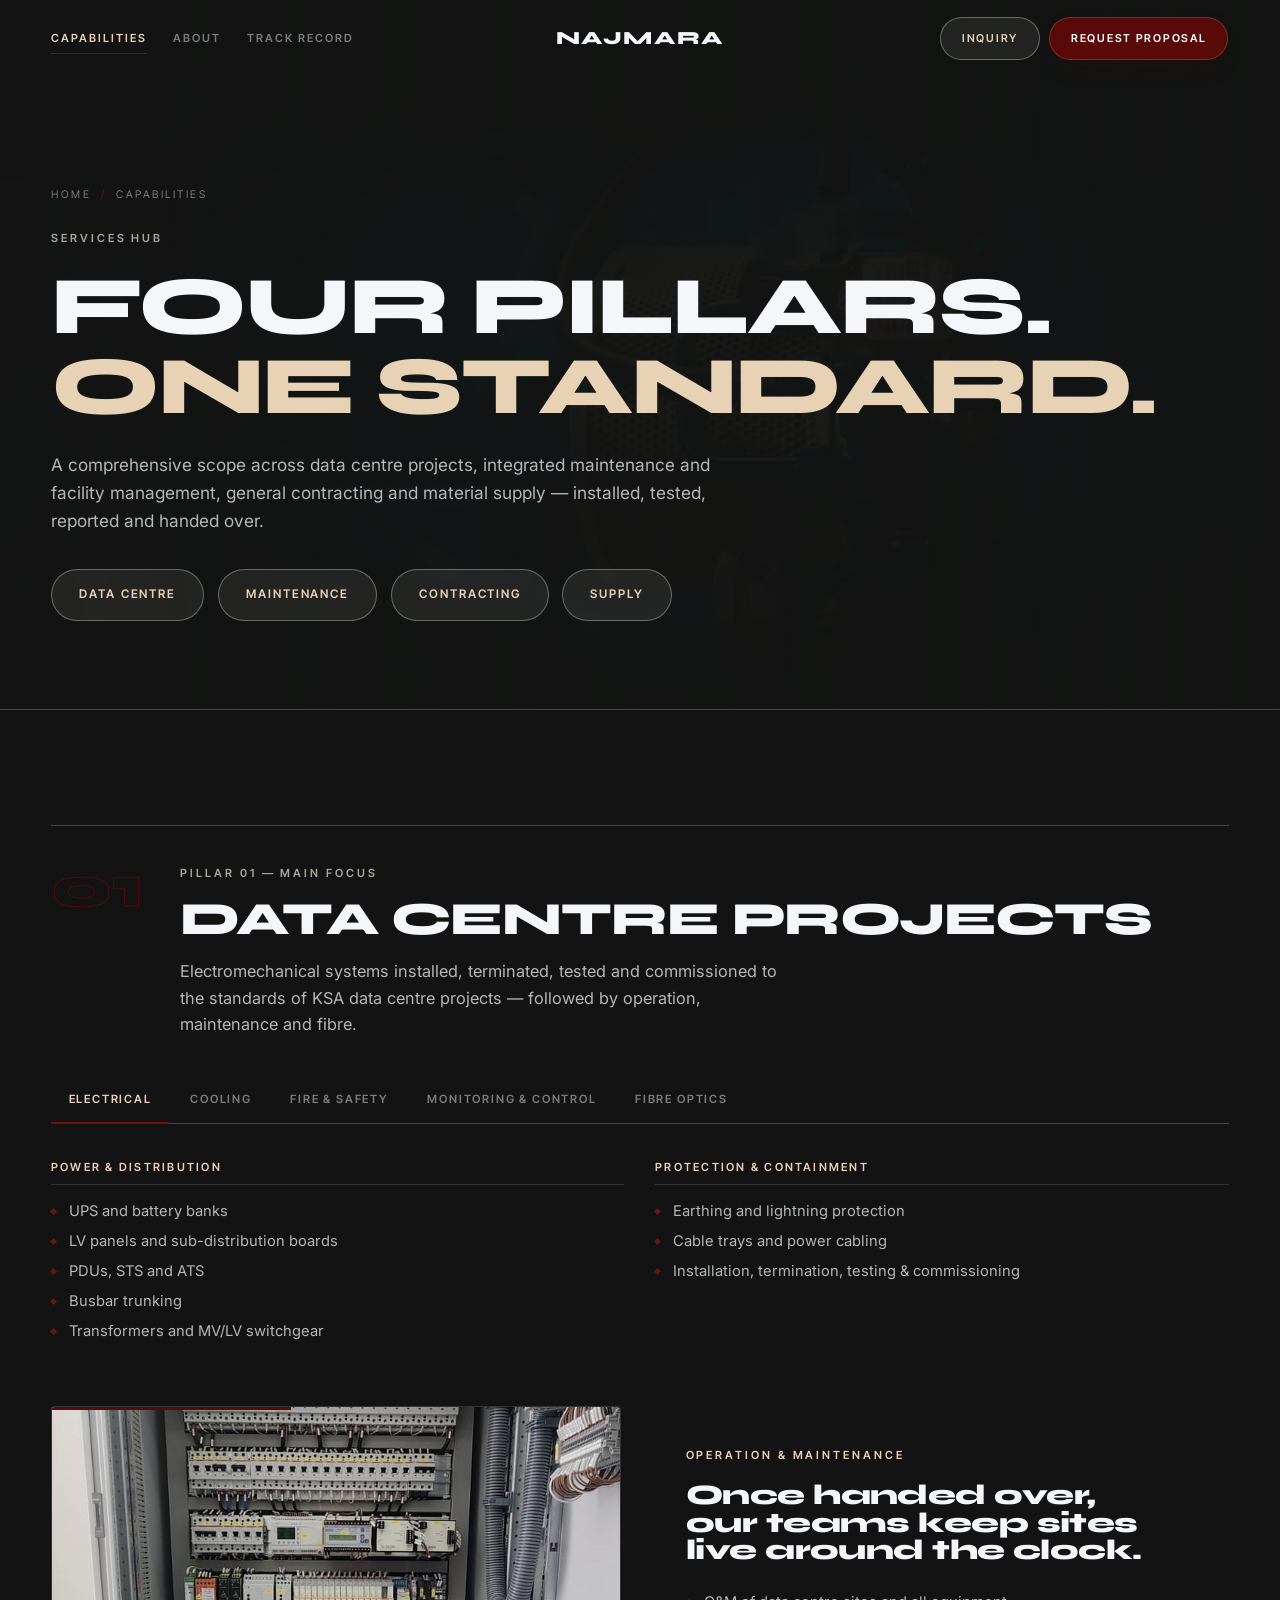
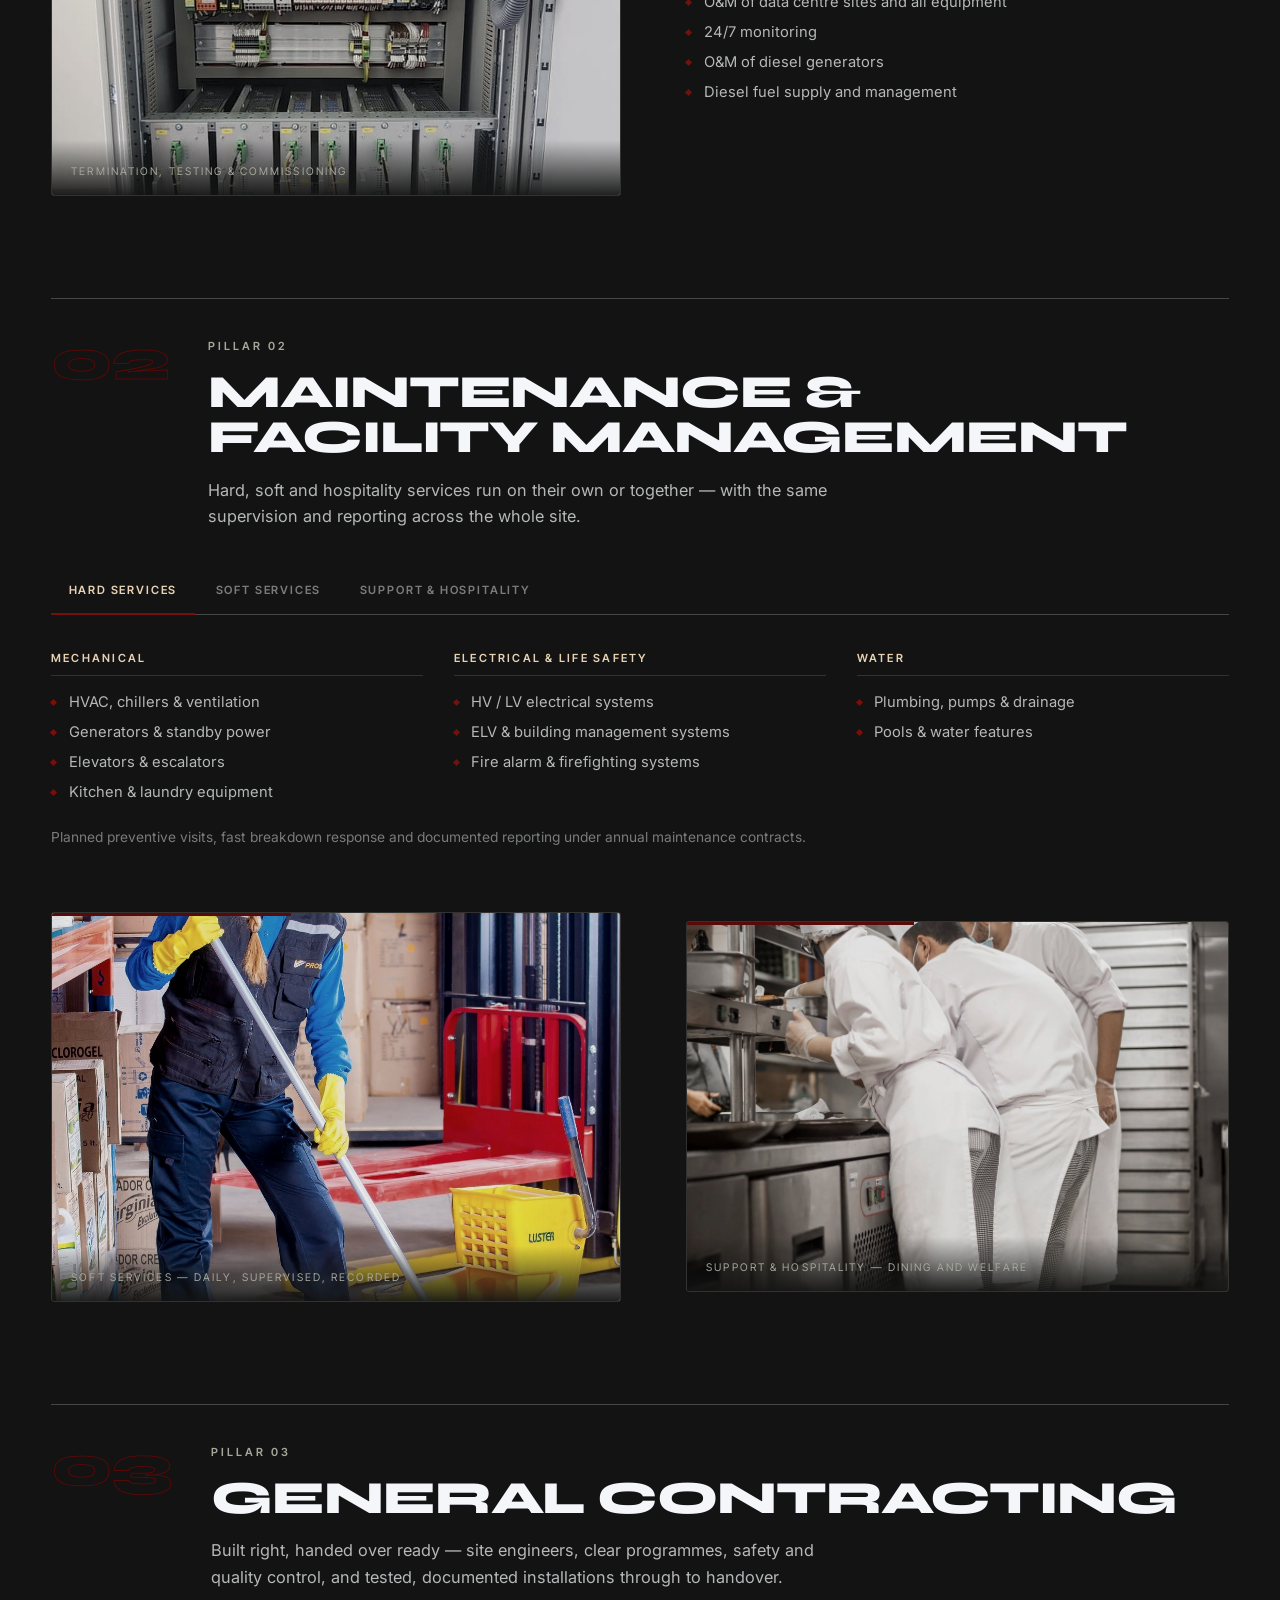
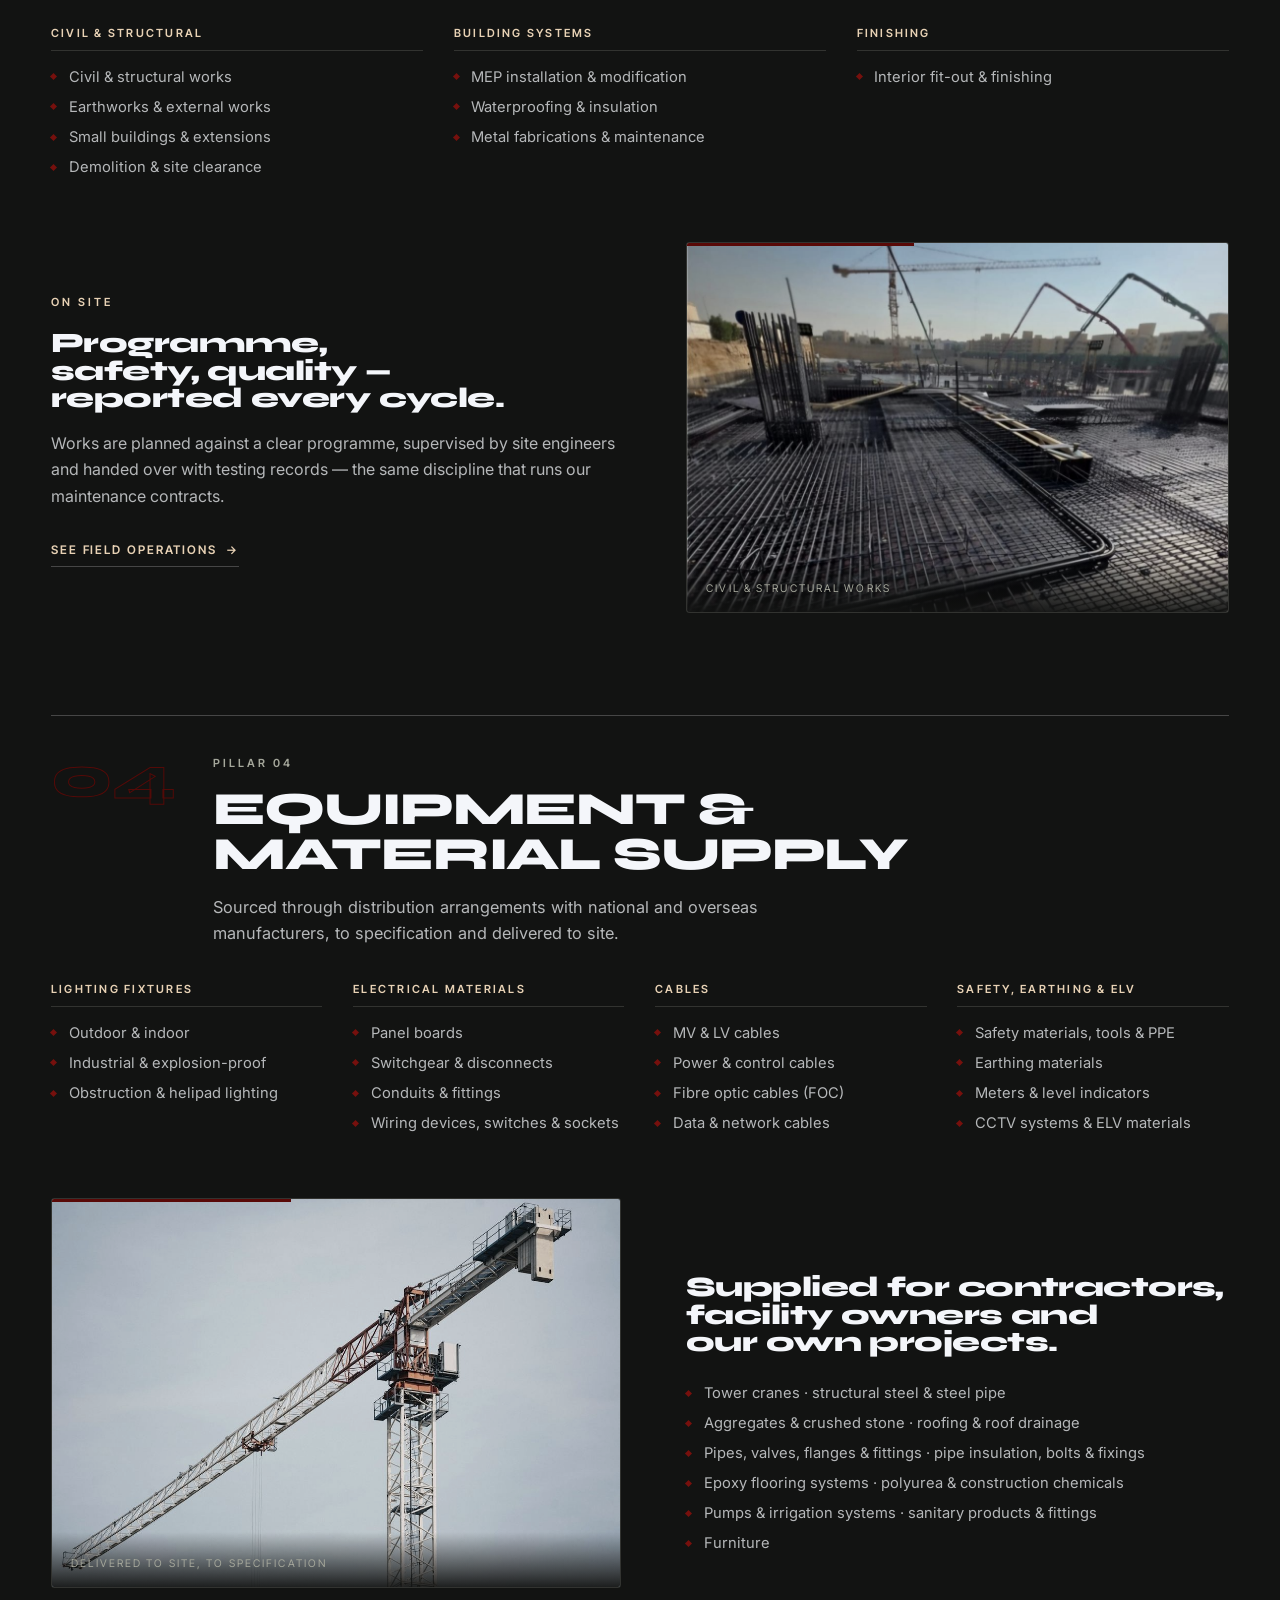
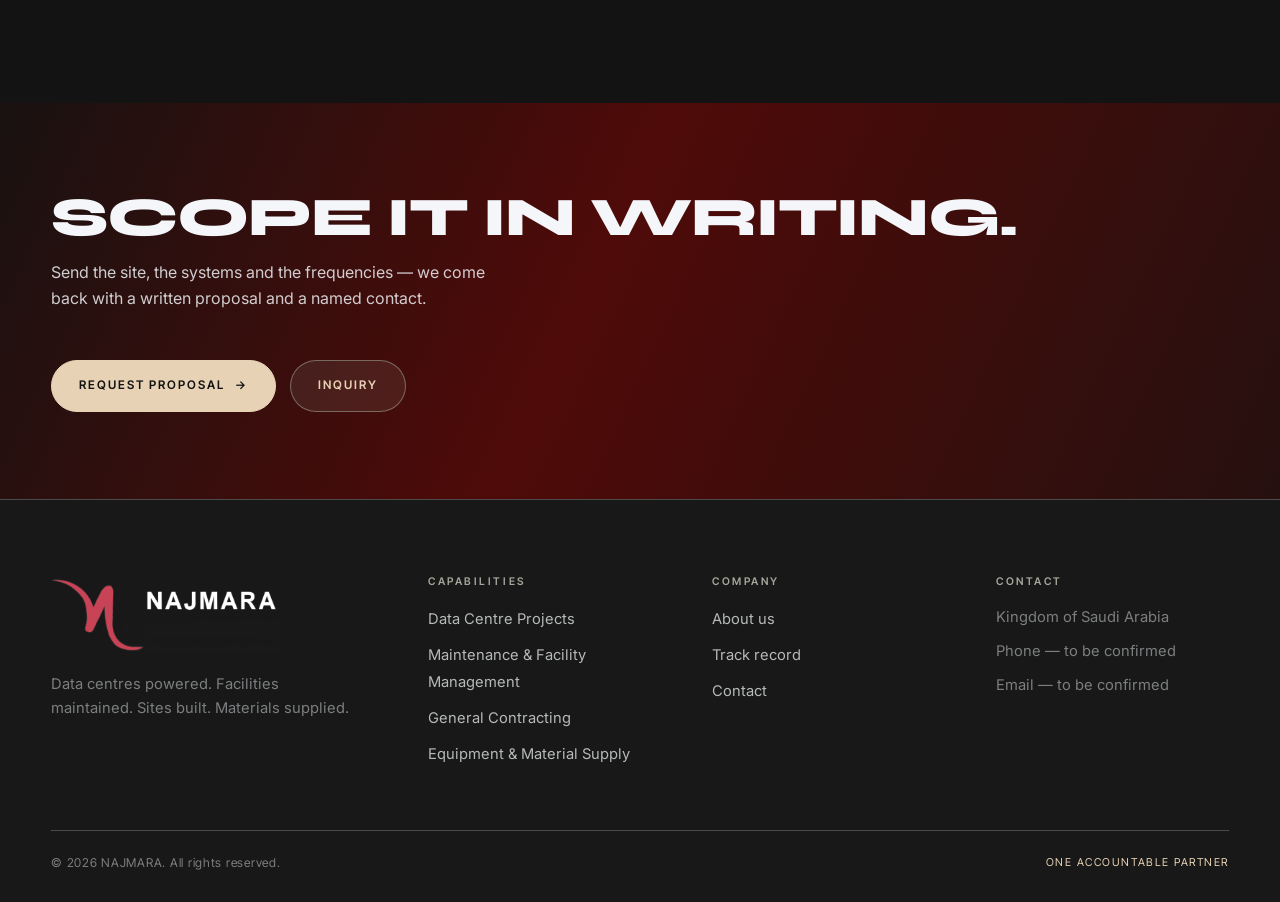
<file: services/index.html>
<!DOCTYPE html>
<html lang="en">
<head>
<meta charset="utf-8">
<meta name="viewport" content="width=device-width, initial-scale=1">
<title>Capabilities — NAJMARA</title>
<meta name="description" content="NAJMARA's four core pillars: data centre projects (electrical, cooling, fire, monitoring, fibre), maintenance &amp; facility management, general contracting and equipment &amp; material supply.">
<link rel="icon" type="image/png" href="../assets/favicon.png">
<link rel="preconnect" href="https://fonts.googleapis.com">
<link rel="preconnect" href="https://fonts.gstatic.com" crossorigin>
<link href="https://fonts.googleapis.com/css2?family=Syne:wght@600;700;800&family=Inter+Tight:wght@400;500;600;700&family=Inter:wght@400;500;600&display=swap" rel="stylesheet">
<link rel="stylesheet" href="../assets/css/main.css">
</head>
<body>

<a class="skip-link" href="#main">Skip to content</a>

<header class="site-nav" data-nav>
  <nav class="nav-links" aria-label="Primary">
    <a href="./" aria-current="page">Capabilities</a>
    <a href="../about/">About</a>
    <a href="../track-record/">Track Record</a>
  </nav>

  <a class="wordmark" href="../" aria-label="NAJMARA home">NAJMARA</a>

  <div class="nav-actions">
    <a class="btn btn--sage" href="../contact/">Inquiry</a>
    <a class="btn btn--primary" href="../contact/">Request Proposal</a>
    <button class="nav-burger" type="button" data-burger aria-expanded="false" aria-controls="mobile-menu" aria-label="Menu">
      <span></span><span></span>
    </button>
  </div>
</header>

<div class="mobile-menu" id="mobile-menu" data-menu>
  <a class="m-link" href="./">Capabilities <span>01</span></a>
  <a class="m-link" href="../about/">About <span>02</span></a>
  <a class="m-link" href="../track-record/">Track Record <span>03</span></a>
  <a class="m-link" href="../contact/">Contact <span>04</span></a>
  <div class="btn-row">
    <a class="btn btn--sage" href="../contact/">Inquiry</a>
    <a class="btn btn--primary" href="../contact/">Request Proposal</a>
  </div>
</div>

<main id="main">

  <section class="page-hero">
    <div class="page-hero__bg" style="background-image:url('../assets/svc-data-centre.jpg');"></div>
    <div class="page-hero__veil"></div>
    <div class="wrap page-hero__inner">
      <p class="breadcrumb"><a href="../">Home</a> <span>/</span> Capabilities</p>
      <p class="eyebrow" style="margin-top:1.6rem;">Services hub</p>
      <h1>Four pillars.<br><em>One standard.</em></h1>
      <p class="lede">A comprehensive scope across data centre projects, integrated maintenance and facility
        management, general contracting and material supply — installed, tested, reported and handed over.</p>

      <div class="btn-row" style="margin-top:2.2rem;" data-reveal>
        <a class="btn btn--sage" href="#data-centre">Data Centre</a>
        <a class="btn btn--sage" href="#maintenance">Maintenance</a>
        <a class="btn btn--sage" href="#contracting">Contracting</a>
        <a class="btn btn--sage" href="#supply">Supply</a>
      </div>
    </div>
  </section>

  <section class="section">
    <div class="wrap">

      <!-- ============================================== pillar 01 ======== -->
      <section class="pillar-section" id="data-centre">
        <div class="pillar-section__head" data-reveal>
          <span class="pillar-section__index">01</span>
          <div>
            <p class="eyebrow">Pillar 01 — Main focus</p>
            <h2 style="margin-top:.9rem;">Data Centre Projects</h2>
            <p class="lede">Electromechanical systems installed, terminated, tested and commissioned to the
              standards of KSA data centre projects — followed by operation, maintenance and fibre.</p>
          </div>
        </div>

        <div data-tabs data-reveal>
          <div class="tabs__list" role="tablist" aria-label="Data centre disciplines">
            <button class="tabs__btn" type="button" role="tab" id="tab-dc-elec" aria-controls="panel-dc-elec" aria-selected="true">Electrical</button>
            <button class="tabs__btn" type="button" role="tab" id="tab-dc-cool" aria-controls="panel-dc-cool" aria-selected="false">Cooling</button>
            <button class="tabs__btn" type="button" role="tab" id="tab-dc-fire" aria-controls="panel-dc-fire" aria-selected="false">Fire &amp; Safety</button>
            <button class="tabs__btn" type="button" role="tab" id="tab-dc-mon" aria-controls="panel-dc-mon" aria-selected="false">Monitoring &amp; Control</button>
            <button class="tabs__btn" type="button" role="tab" id="tab-dc-fibre" aria-controls="panel-dc-fibre" aria-selected="false">Fibre Optics</button>
          </div>

          <div class="tabs__panel" role="tabpanel" id="panel-dc-elec" aria-labelledby="tab-dc-elec">
            <div class="spec-grid">
              <div class="spec-block">
                <h4>Power &amp; distribution</h4>
                <ul>
                  <li>UPS and battery banks</li>
                  <li>LV panels and sub-distribution boards</li>
                  <li>PDUs, STS and ATS</li>
                  <li>Busbar trunking</li>
                  <li>Transformers and MV/LV switchgear</li>
                </ul>
              </div>
              <div class="spec-block">
                <h4>Protection &amp; containment</h4>
                <ul>
                  <li>Earthing and lightning protection</li>
                  <li>Cable trays and power cabling</li>
                  <li>Installation, termination, testing &amp; commissioning</li>
                </ul>
              </div>
            </div>
          </div>

          <div class="tabs__panel" role="tabpanel" id="panel-dc-cool" aria-labelledby="tab-dc-cool" hidden>
            <div class="spec-grid">
              <div class="spec-block">
                <h4>Cooling plant</h4>
                <ul>
                  <li>CRAC / CRAH units</li>
                  <li>Precision and in-row cooling</li>
                  <li>Chillers and chilled water piping</li>
                  <li>DX units and condensers</li>
                  <li>Ventilation and exhaust</li>
                </ul>
              </div>
            </div>
          </div>

          <div class="tabs__panel" role="tabpanel" id="panel-dc-fire" aria-labelledby="tab-dc-fire" hidden>
            <div class="spec-grid">
              <div class="spec-block">
                <h4>Suppression &amp; detection</h4>
                <ul>
                  <li>FM-200, NOVEC 1230 and inert gas suppression</li>
                  <li>Fire alarm and VESDA detection</li>
                  <li>Firefighting equipment</li>
                </ul>
              </div>
            </div>
          </div>

          <div class="tabs__panel" role="tabpanel" id="panel-dc-mon" aria-labelledby="tab-dc-mon" hidden>
            <div class="spec-grid">
              <div class="spec-block">
                <h4>Control &amp; visibility</h4>
                <ul>
                  <li>BMS</li>
                  <li>DCIM</li>
                  <li>Environmental monitoring</li>
                  <li>CCTV and access control</li>
                  <li>Water leak detection</li>
                </ul>
              </div>
            </div>
          </div>

          <div class="tabs__panel" role="tabpanel" id="panel-dc-fibre" aria-labelledby="tab-dc-fibre" hidden>
            <div class="spec-grid">
              <div class="spec-block">
                <h4>Fibre &amp; cabling</h4>
                <ul>
                  <li>Fibre optic cable laying</li>
                  <li>Fibre splicing and termination</li>
                  <li>OTDR testing and certification</li>
                  <li>Structured copper cabling (Cat6/Cat6A)</li>
                  <li>Cable containment</li>
                </ul>
              </div>
            </div>
          </div>
        </div>

        <div class="split" style="margin-top:clamp(2.5rem,5vw,4rem);">
          <div class="split__media">
            <figure class="media-frame" data-reveal style="margin:0;">
              <img src="../assets/svc-fibre.jpg" alt="Open rack showing terminated cabling and components." loading="lazy" width="1100" height="750">
              <figcaption class="media-caption">Termination, testing &amp; commissioning</figcaption>
            </figure>
          </div>
          <div>
            <span class="eyebrow eyebrow--cream" data-reveal>Operation &amp; Maintenance</span>
            <h3 class="h3" style="margin-top:1rem;" data-reveal>Once handed over, our teams keep sites live around the clock.</h3>
            <div class="spec-block" style="margin-top:1.6rem;" data-reveal>
              <ul>
                <li>O&amp;M of data centre sites and all equipment</li>
                <li>24/7 monitoring</li>
                <li>O&amp;M of diesel generators</li>
                <li>Diesel fuel supply and management</li>
              </ul>
            </div>
            <div class="btn-row" style="margin-top:2rem;" data-reveal>
              <a class="text-link" href="../contact/">Discuss a data hall <span>→</span></a>
            </div>
          </div>
        </div>
      </section>

      <!-- ============================================== pillar 02 ======== -->
      <section class="pillar-section" id="maintenance">
        <div class="pillar-section__head" data-reveal>
          <span class="pillar-section__index">02</span>
          <div>
            <p class="eyebrow">Pillar 02</p>
            <h2 style="margin-top:.9rem;">Maintenance &amp; Facility Management</h2>
            <p class="lede">Hard, soft and hospitality services run on their own or together — with the same
              supervision and reporting across the whole site.</p>
          </div>
        </div>

        <div data-tabs data-reveal>
          <div class="tabs__list" role="tablist" aria-label="Facility management service families">
            <button class="tabs__btn" type="button" role="tab" id="tab-fm-hard" aria-controls="panel-fm-hard" aria-selected="true">Hard Services</button>
            <button class="tabs__btn" type="button" role="tab" id="tab-fm-soft" aria-controls="panel-fm-soft" aria-selected="false">Soft Services</button>
            <button class="tabs__btn" type="button" role="tab" id="tab-fm-host" aria-controls="panel-fm-host" aria-selected="false">Support &amp; Hospitality</button>
          </div>

          <div class="tabs__panel" role="tabpanel" id="panel-fm-hard" aria-labelledby="tab-fm-hard">
            <div class="spec-grid">
              <div class="spec-block">
                <h4>Mechanical</h4>
                <ul>
                  <li>HVAC, chillers &amp; ventilation</li>
                  <li>Generators &amp; standby power</li>
                  <li>Elevators &amp; escalators</li>
                  <li>Kitchen &amp; laundry equipment</li>
                </ul>
              </div>
              <div class="spec-block">
                <h4>Electrical &amp; life safety</h4>
                <ul>
                  <li>HV / LV electrical systems</li>
                  <li>ELV &amp; building management systems</li>
                  <li>Fire alarm &amp; firefighting systems</li>
                </ul>
              </div>
              <div class="spec-block">
                <h4>Water</h4>
                <ul>
                  <li>Plumbing, pumps &amp; drainage</li>
                  <li>Pools &amp; water features</li>
                </ul>
              </div>
            </div>
            <p class="small" style="margin-top:1.4rem;">Planned preventive visits, fast breakdown response and
              documented reporting under annual maintenance contracts.</p>
          </div>

          <div class="tabs__panel" role="tabpanel" id="panel-fm-soft" aria-labelledby="tab-fm-soft" hidden>
            <div class="spec-grid">
              <div class="spec-block">
                <h4>Cleaning</h4>
                <ul>
                  <li>Housekeeping &amp; daily cleaning</li>
                  <li>Deep &amp; specialised cleaning</li>
                  <li>Facade &amp; window cleaning</li>
                  <li>Laundry, linen &amp; uniforms</li>
                </ul>
              </div>
              <div class="spec-block">
                <h4>Grounds &amp; waste</h4>
                <ul>
                  <li>Landscaping, gardening &amp; irrigation</li>
                  <li>Waste management &amp; recycling</li>
                  <li>Integrated pest control</li>
                </ul>
              </div>
              <div class="spec-block">
                <h4>People &amp; support</h4>
                <ul>
                  <li>Security &amp; concierge support</li>
                  <li>Skilled &amp; general manpower supply</li>
                </ul>
              </div>
            </div>
            <p class="small" style="margin-top:1.4rem;">Trained crews on fixed daily schedules — every task
              supervised and checked against the standards agreed with the client.</p>
          </div>

          <div class="tabs__panel" role="tabpanel" id="panel-fm-host" aria-labelledby="tab-fm-host" hidden>
            <div class="spec-grid">
              <div class="spec-block">
                <h4>Camp &amp; accommodation</h4>
                <ul>
                  <li>Accommodation &amp; camp management</li>
                  <li>Camp housekeeping &amp; laundry</li>
                  <li>Utilities coordination</li>
                  <li>Maintenance of units &amp; grounds</li>
                </ul>
              </div>
              <div class="spec-block">
                <h4>Dining</h4>
                <ul>
                  <li>Catering &amp; staff canteens</li>
                  <li>Event &amp; guest dining</li>
                  <li>Hospitality support staff</li>
                </ul>
              </div>
              <div class="spec-block">
                <h4>Welfare</h4>
                <ul>
                  <li>Welfare &amp; recreation facilities</li>
                </ul>
              </div>
            </div>
            <p class="small" style="margin-top:1.4rem;">Run on its own or alongside soft and hard services, with
              the same supervision and reporting across the whole site.</p>
          </div>
        </div>

        <div class="split" style="margin-top:clamp(2.5rem,5vw,4rem);">
          <div class="split__media">
            <figure class="media-frame" data-reveal style="margin:0;">
              <img src="../assets/svc-soft.jpg" alt="Cleaning operative at work with a mop and bucket." loading="lazy" width="1100" height="750">
              <figcaption class="media-caption">Soft services — daily, supervised, recorded</figcaption>
            </figure>
          </div>
          <div class="split__media">
            <figure class="media-frame" data-reveal style="--delay:.1s; margin:0;">
              <img src="../assets/svc-hospitality.jpg" alt="Kitchen team preparing service in a commercial kitchen." loading="lazy" width="1100" height="750">
              <figcaption class="media-caption">Support &amp; hospitality — dining and welfare</figcaption>
            </figure>
          </div>
        </div>
      </section>

      <!-- ============================================== pillar 03 ======== -->
      <section class="pillar-section" id="contracting">
        <div class="pillar-section__head" data-reveal>
          <span class="pillar-section__index">03</span>
          <div>
            <p class="eyebrow">Pillar 03</p>
            <h2 style="margin-top:.9rem;">General Contracting</h2>
            <p class="lede">Built right, handed over ready — site engineers, clear programmes, safety and quality
              control, and tested, documented installations through to handover.</p>
          </div>
        </div>

        <div class="spec-grid" data-reveal>
          <div class="spec-block">
            <h4>Civil &amp; structural</h4>
            <ul>
              <li>Civil &amp; structural works</li>
              <li>Earthworks &amp; external works</li>
              <li>Small buildings &amp; extensions</li>
              <li>Demolition &amp; site clearance</li>
            </ul>
          </div>
          <div class="spec-block">
            <h4>Building systems</h4>
            <ul>
              <li>MEP installation &amp; modification</li>
              <li>Waterproofing &amp; insulation</li>
              <li>Metal fabrications &amp; maintenance</li>
            </ul>
          </div>
          <div class="spec-block">
            <h4>Finishing</h4>
            <ul>
              <li>Interior fit-out &amp; finishing</li>
            </ul>
          </div>
        </div>

        <div class="split" style="margin-top:clamp(2.5rem,5vw,4rem);">
          <div>
            <span class="eyebrow eyebrow--cream" data-reveal>On site</span>
            <h3 class="h3" style="margin-top:1rem;" data-reveal>Programme, safety, quality — reported every cycle.</h3>
            <p class="body-text" style="margin-top:1.1rem;" data-reveal>
              Works are planned against a clear programme, supervised by site engineers and handed over with
              testing records — the same discipline that runs our maintenance contracts.
            </p>
            <div class="btn-row" style="margin-top:2rem;" data-reveal>
              <a class="text-link" href="../track-record/">See field operations <span>→</span></a>
            </div>
          </div>
          <div class="split__media">
            <figure class="media-frame" data-reveal style="--delay:.1s; margin:0;">
              <img src="../assets/svc-contracting.jpg" alt="Reinforcement laid out on a construction site with cranes beyond." loading="lazy" width="1100" height="750">
              <figcaption class="media-caption">Civil &amp; structural works</figcaption>
            </figure>
          </div>
        </div>
      </section>

      <!-- ============================================== pillar 04 ======== -->
      <section class="pillar-section" id="supply">
        <div class="pillar-section__head" data-reveal>
          <span class="pillar-section__index">04</span>
          <div>
            <p class="eyebrow">Pillar 04</p>
            <h2 style="margin-top:.9rem;">Equipment &amp; Material Supply</h2>
            <p class="lede">Sourced through distribution arrangements with national and overseas manufacturers,
              to specification and delivered to site.</p>
          </div>
        </div>

        <div class="spec-grid" data-reveal>
          <div class="spec-block">
            <h4>Lighting fixtures</h4>
            <ul>
              <li>Outdoor &amp; indoor</li>
              <li>Industrial &amp; explosion-proof</li>
              <li>Obstruction &amp; helipad lighting</li>
            </ul>
          </div>
          <div class="spec-block">
            <h4>Electrical materials</h4>
            <ul>
              <li>Panel boards</li>
              <li>Switchgear &amp; disconnects</li>
              <li>Conduits &amp; fittings</li>
              <li>Wiring devices, switches &amp; sockets</li>
            </ul>
          </div>
          <div class="spec-block">
            <h4>Cables</h4>
            <ul>
              <li>MV &amp; LV cables</li>
              <li>Power &amp; control cables</li>
              <li>Fibre optic cables (FOC)</li>
              <li>Data &amp; network cables</li>
            </ul>
          </div>
          <div class="spec-block">
            <h4>Safety, earthing &amp; ELV</h4>
            <ul>
              <li>Safety materials, tools &amp; PPE</li>
              <li>Earthing materials</li>
              <li>Meters &amp; level indicators</li>
              <li>CCTV systems &amp; ELV materials</li>
            </ul>
          </div>
        </div>

        <div class="split" style="margin-top:clamp(2.5rem,5vw,4rem);">
          <div class="split__media">
            <figure class="media-frame" data-reveal style="margin:0;">
              <img src="../assets/svc-supply.jpg" alt="Tower crane against the sky, representing construction material supply." loading="lazy" width="1100" height="750">
              <figcaption class="media-caption">Delivered to site, to specification</figcaption>
            </figure>
          </div>
          <div>
            <span class="eyebrow eyebrow--cream" data-reveal>Construction materials &amp; chemicals</span>
            <h3 class="h3" style="margin-top:1rem;" data-reveal>Supplied for contractors, facility owners and our own projects.</h3>
            <div class="spec-block" style="margin-top:1.6rem;" data-reveal>
              <ul>
                <li>Tower cranes · structural steel &amp; steel pipe</li>
                <li>Aggregates &amp; crushed stone · roofing &amp; roof drainage</li>
                <li>Pipes, valves, flanges &amp; fittings · pipe insulation, bolts &amp; fixings</li>
                <li>Epoxy flooring systems · polyurea &amp; construction chemicals</li>
                <li>Pumps &amp; irrigation systems · sanitary products &amp; fittings</li>
                <li>Furniture</li>
              </ul>
            </div>
          </div>
        </div>
      </section>

    </div>
  </section>

  <section class="cta-band">
    <div class="wrap cta-band__inner">
      <div>
        <h2>Scope it in writing.</h2>
        <p>Send the site, the systems and the frequencies — we come back with a written proposal and a named
          contact.</p>
      </div>
      <div class="btn-row">
        <a class="btn btn--light" href="../contact/">Request Proposal <span class="btn__arrow">→</span></a>
        <a class="btn btn--sage" href="../contact/">Inquiry</a>
      </div>
    </div>
  </section>

</main>

<footer class="site-footer">
  <div class="wrap">
    <div class="footer-grid">
      <div class="footer-brand">
        <img src="../assets/logo-najmara.png" alt="NAJMARA" width="230" height="76">
        <p>Data centres powered. Facilities maintained. Sites built. Materials supplied.</p>
      </div>

      <div class="footer-col">
        <h4>Capabilities</h4>
        <ul>
          <li><a href="#data-centre">Data Centre Projects</a></li>
          <li><a href="#maintenance">Maintenance &amp; Facility Management</a></li>
          <li><a href="#contracting">General Contracting</a></li>
          <li><a href="#supply">Equipment &amp; Material Supply</a></li>
        </ul>
      </div>

      <div class="footer-col">
        <h4>Company</h4>
        <ul>
          <li><a href="../about/">About us</a></li>
          <li><a href="../track-record/">Track record</a></li>
          <li><a href="../contact/">Contact</a></li>
        </ul>
      </div>

      <div class="footer-col">
        <h4>Contact</h4>
        <ul>
          <li class="muted">Kingdom of Saudi Arabia</li>
          <li class="muted">Phone — to be confirmed</li>
          <li class="muted">Email — to be confirmed</li>
        </ul>
      </div>
    </div>

    <div class="footer-bottom">
      <span>© <span data-year>2026</span> NAJMARA. All rights reserved.</span>
      <span class="tag-line">One accountable partner</span>
    </div>
  </div>
</footer>

<script src="../assets/js/main.js" defer></script>
</body>
</html>
</file>
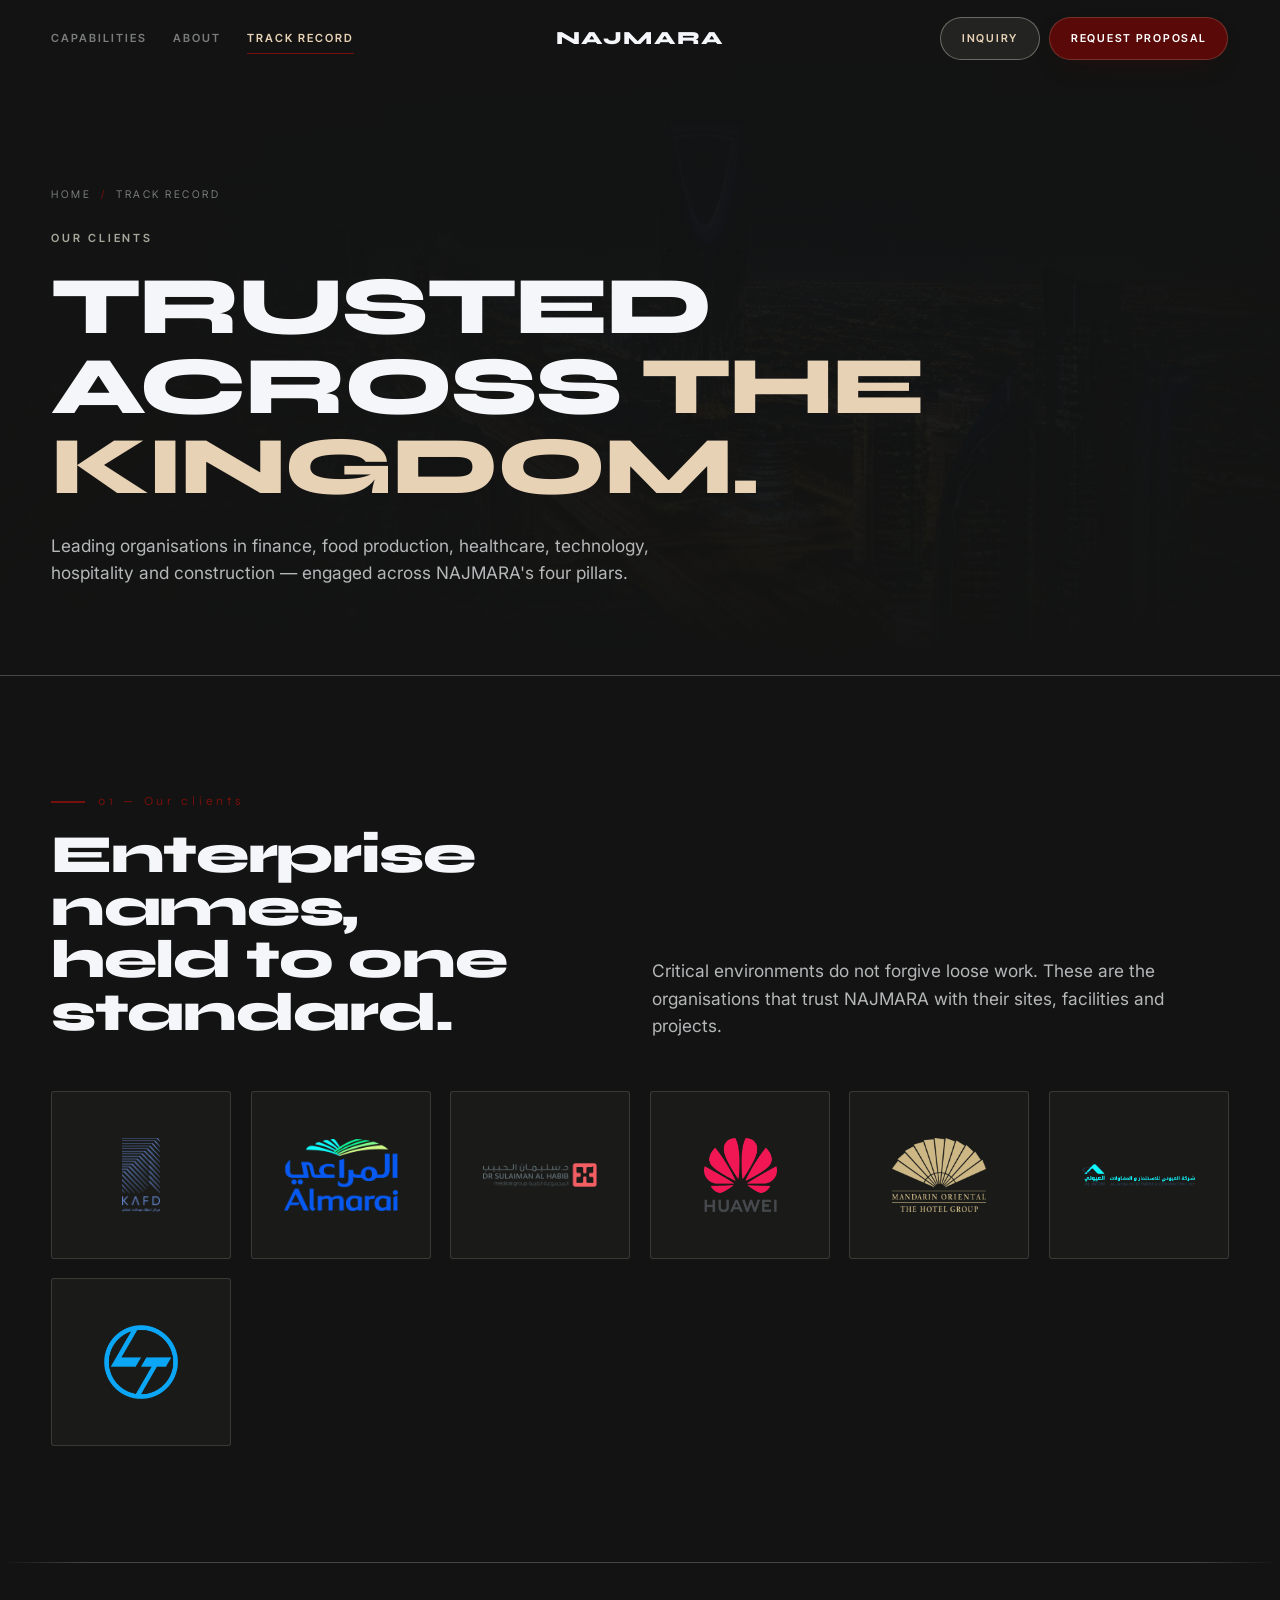
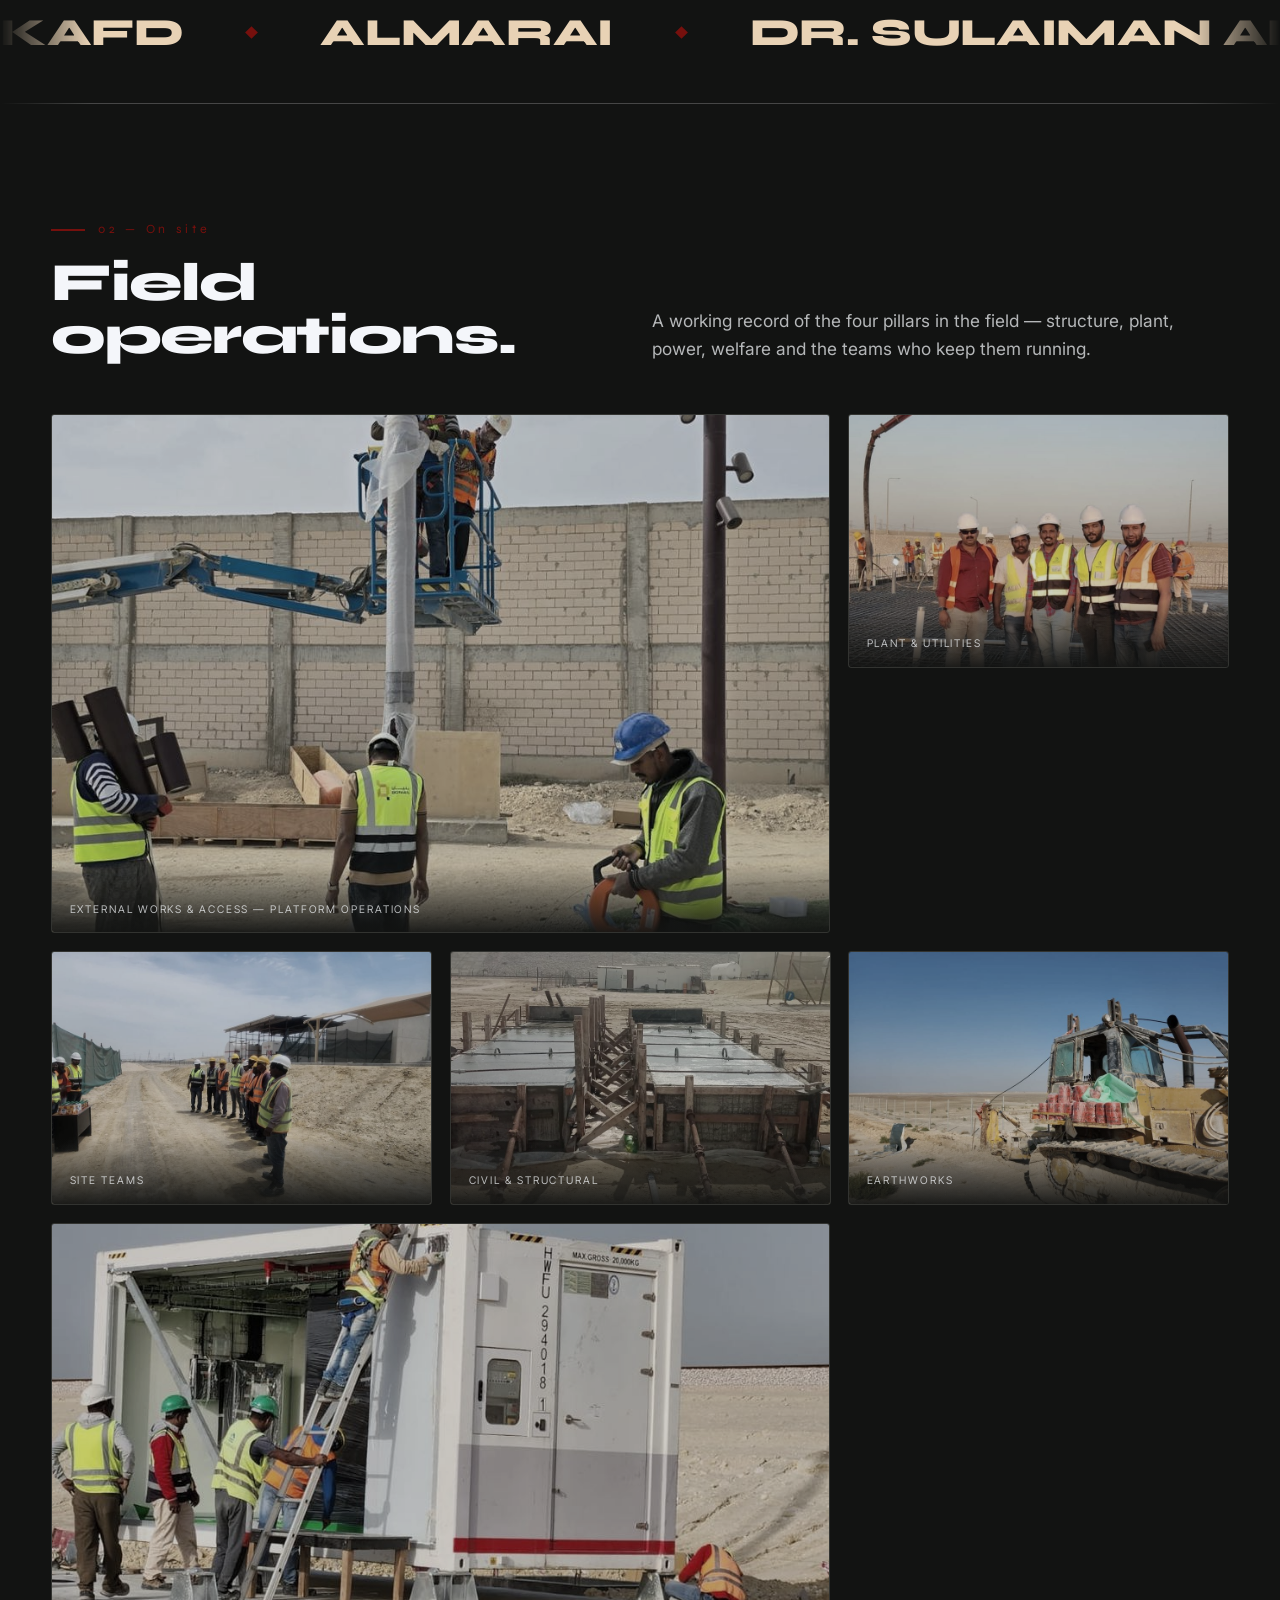
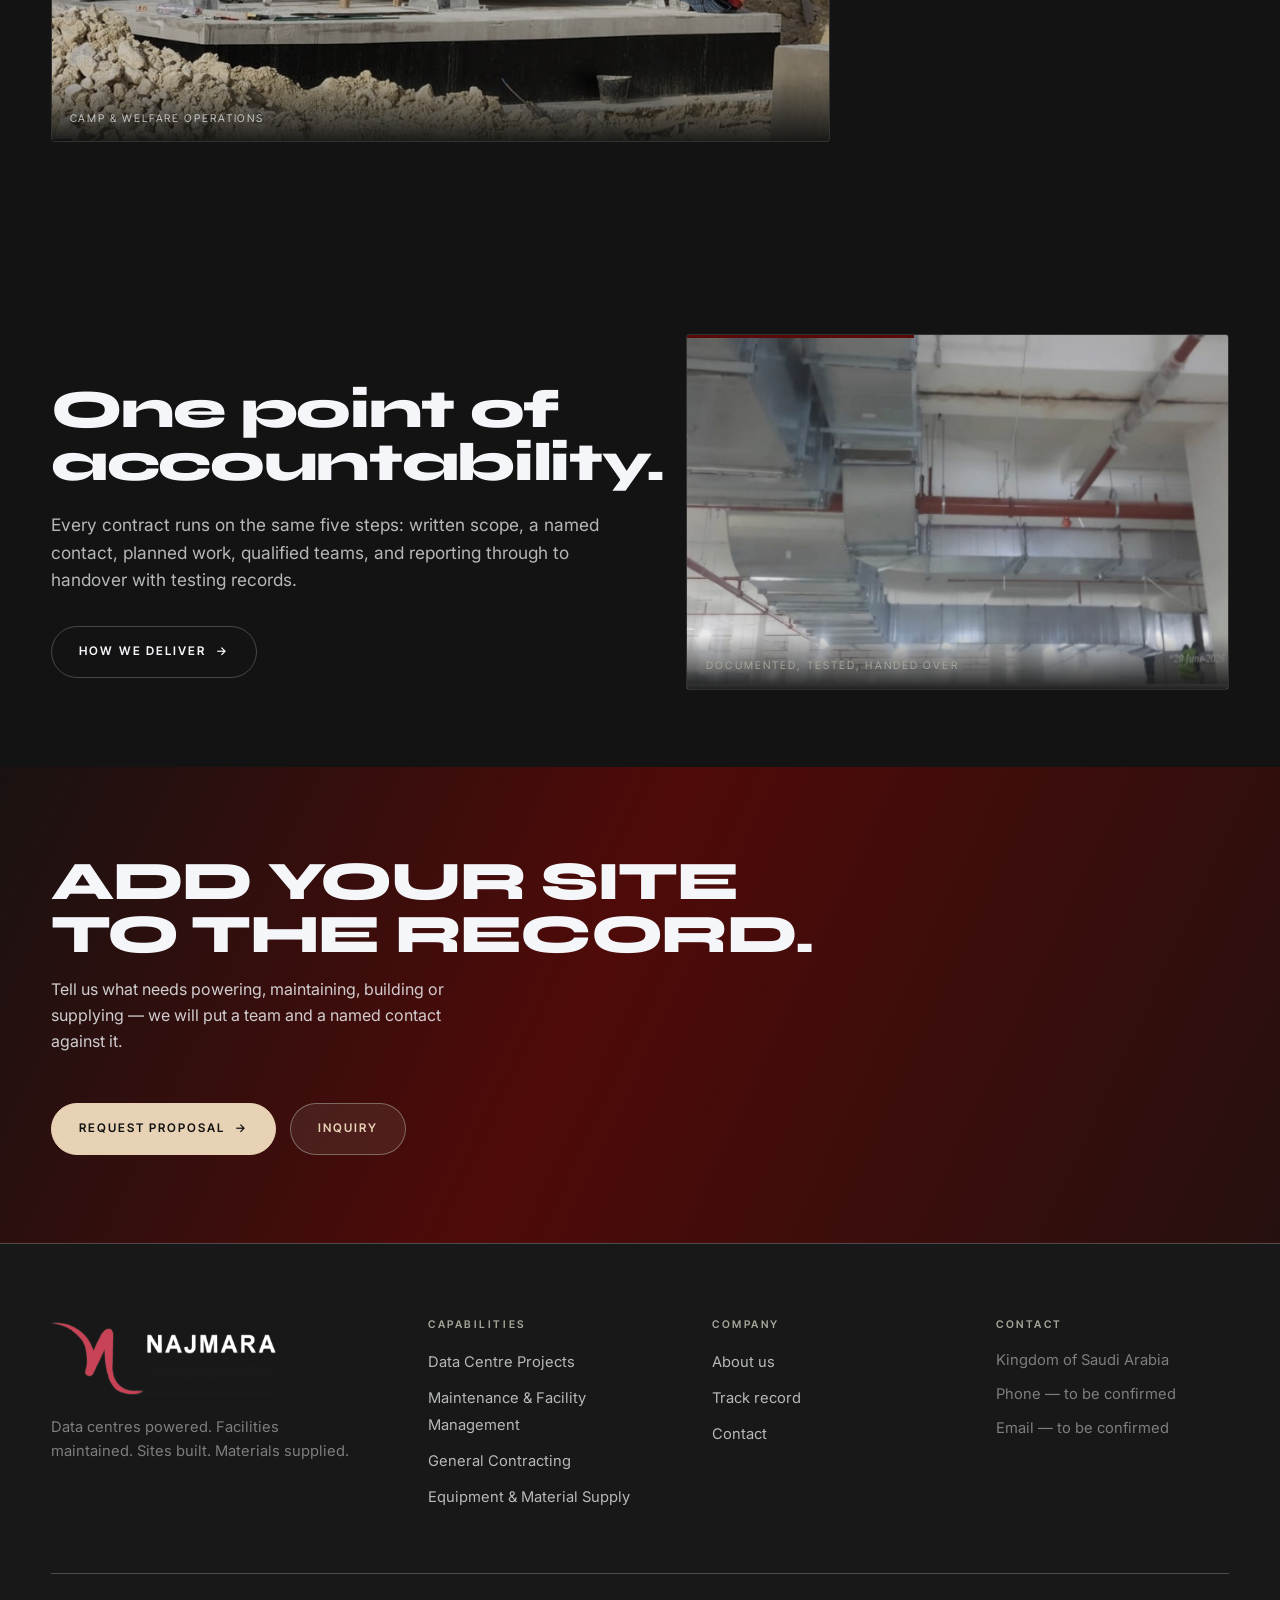
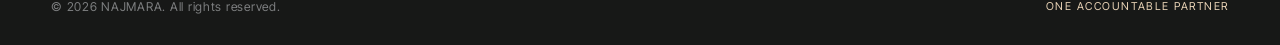
<file: track-record/index.html>
<!DOCTYPE html>
<html lang="en">
<head>
<meta charset="utf-8">
<meta name="viewport" content="width=device-width, initial-scale=1">
<title>Track Record — NAJMARA</title>
<meta name="description" content="Trusted by leading organisations across the Kingdom — KAFD, Almarai, Dr. Sulaiman Al Habib, Huawei, Mandarin Oriental, Al Ayuni and L&amp;T — plus field operations across NAJMARA's four pillars.">
<link rel="icon" type="image/png" href="../assets/favicon.png">
<link rel="preconnect" href="https://fonts.googleapis.com">
<link rel="preconnect" href="https://fonts.gstatic.com" crossorigin>
<link href="https://fonts.googleapis.com/css2?family=Syne:wght@600;700;800&family=Inter+Tight:wght@400;500;600;700&family=Inter:wght@400;500;600&display=swap" rel="stylesheet">
<link rel="stylesheet" href="../assets/css/main.css">
</head>
<body>

<a class="skip-link" href="#main">Skip to content</a>

<header class="site-nav" data-nav>
  <nav class="nav-links" aria-label="Primary">
    <a href="../services/">Capabilities</a>
    <a href="../about/">About</a>
    <a href="./" aria-current="page">Track Record</a>
  </nav>

  <a class="wordmark" href="../" aria-label="NAJMARA home">NAJMARA</a>

  <div class="nav-actions">
    <a class="btn btn--sage" href="../contact/">Inquiry</a>
    <a class="btn btn--primary" href="../contact/">Request Proposal</a>
    <button class="nav-burger" type="button" data-burger aria-expanded="false" aria-controls="mobile-menu" aria-label="Menu">
      <span></span><span></span>
    </button>
  </div>
</header>

<div class="mobile-menu" id="mobile-menu" data-menu>
  <a class="m-link" href="../services/">Capabilities <span>01</span></a>
  <a class="m-link" href="../about/">About <span>02</span></a>
  <a class="m-link" href="./">Track Record <span>03</span></a>
  <a class="m-link" href="../contact/">Contact <span>04</span></a>
  <div class="btn-row">
    <a class="btn btn--sage" href="../contact/">Inquiry</a>
    <a class="btn btn--primary" href="../contact/">Request Proposal</a>
  </div>
</div>

<main id="main">

  <section class="page-hero">
    <div class="page-hero__bg" style="background-image:url('../assets/hero-1.jpg');"></div>
    <div class="page-hero__veil"></div>
    <div class="wrap page-hero__inner">
      <p class="breadcrumb"><a href="../">Home</a> <span>/</span> Track record</p>
      <p class="eyebrow" style="margin-top:1.6rem;">Our clients</p>
      <h1>Trusted across <em>the Kingdom.</em></h1>
      <p class="lede">Leading organisations in finance, food production, healthcare, technology, hospitality and
        construction — engaged across NAJMARA's four pillars.</p>
    </div>
  </section>

  <!-- ================================================== client logos ==== -->
  <section class="section">
    <div class="wrap">
      <div class="section-head">
        <div>
          <span class="section-index" data-reveal>01 — Our clients</span>
          <h2 class="h2" data-reveal>Enterprise names,<br>held to one standard.</h2>
        </div>
        <p class="lede" data-reveal style="--delay:.1s;">
          Critical environments do not forgive loose work. These are the organisations that trust NAJMARA with
          their sites, facilities and projects.
        </p>
      </div>

      <div class="logo-grid">
        <figure class="logo-tile" data-reveal style="margin:0;">
          <img src="../assets/logo-kafd.png" alt="KAFD — King Abdullah Financial District" loading="lazy" width="308" height="600">
          <figcaption class="logo-tile__name">KAFD</figcaption>
        </figure>
        <figure class="logo-tile" data-reveal style="--delay:.06s; margin:0;">
          <img src="../assets/logo-almarai.png" alt="Almarai" loading="lazy" width="560" height="355">
          <figcaption class="logo-tile__name">Almarai</figcaption>
        </figure>
        <figure class="logo-tile" data-reveal style="--delay:.12s; margin:0;">
          <img src="../assets/logo-habib.png" alt="Dr. Sulaiman Al Habib Medical Group" loading="lazy" width="560" height="120">
          <figcaption class="logo-tile__name">Dr. Sulaiman Al Habib</figcaption>
        </figure>
        <figure class="logo-tile" data-reveal style="--delay:.18s; margin:0;">
          <img src="../assets/logo-huawei.png" alt="Huawei" loading="lazy" width="560" height="569">
          <figcaption class="logo-tile__name">Huawei</figcaption>
        </figure>
        <figure class="logo-tile" data-reveal style="--delay:.24s; margin:0;">
          <img src="../assets/logo-mandarin.png" alt="Mandarin Oriental Hotel Group" loading="lazy" width="560" height="441">
          <figcaption class="logo-tile__name">Mandarin Oriental</figcaption>
        </figure>
        <figure class="logo-tile" data-reveal style="--delay:.3s; margin:0;">
          <img src="../assets/logo-alayuni.png" alt="Al Ayuni Investment &amp; Contracting Co." loading="lazy" width="379" height="75">
          <figcaption class="logo-tile__name">Al Ayuni</figcaption>
        </figure>
        <figure class="logo-tile" data-reveal style="--delay:.36s; margin:0;">
          <img src="../assets/logo-lt.png" alt="L&amp;T" loading="lazy" width="560" height="560">
          <figcaption class="logo-tile__name">L&amp;T</figcaption>
        </figure>
      </div>
    </div>
  </section>

  <!-- ====================================================== marquee ===== -->
  <div class="marquee" aria-label="Selected clients">
    <div class="marquee__track" aria-hidden="true">
      <span class="marquee__item">KAFD</span>
      <span class="marquee__item">Almarai</span>
      <span class="marquee__item">Dr. Sulaiman Al Habib</span>
      <span class="marquee__item">Huawei</span>
      <span class="marquee__item">Mandarin Oriental</span>
      <span class="marquee__item">Al Ayuni</span>
      <span class="marquee__item">L&amp;T</span>
      <span class="marquee__item">KAFD</span>
      <span class="marquee__item">Almarai</span>
      <span class="marquee__item">Dr. Sulaiman Al Habib</span>
      <span class="marquee__item">Huawei</span>
      <span class="marquee__item">Mandarin Oriental</span>
      <span class="marquee__item">Al Ayuni</span>
      <span class="marquee__item">L&amp;T</span>
    </div>
  </div>

  <!-- ================================================ field operations == -->
  <section class="section">
    <div class="wrap">
      <div class="section-head">
        <div>
          <span class="section-index" data-reveal>02 — On site</span>
          <h2 class="h2" data-reveal>Field operations.</h2>
        </div>
        <p class="lede" data-reveal style="--delay:.1s;">
          A working record of the four pillars in the field — structure, plant, power, welfare and the teams who
          keep them running.
        </p>
      </div>

      <div class="gallery">
        <figure class="gallery__item" data-reveal style="margin:0;">
          <img src="../assets/field-1.jpg" alt="Operators working from elevated platforms on site." loading="lazy" width="900" height="650">
          <figcaption class="gallery__cap">External works &amp; access — platform operations</figcaption>
        </figure>
        <figure class="gallery__item" data-reveal style="--delay:.06s; margin:0;">
          <img src="../assets/field-2.jpg" alt="Technicians on a metal platform at dusk." loading="lazy" width="900" height="650">
          <figcaption class="gallery__cap">Plant &amp; utilities</figcaption>
        </figure>
        <figure class="gallery__item" data-reveal style="--delay:.12s; margin:0;">
          <img src="../assets/field-3.jpg" alt="Site team walking across a work area." loading="lazy" width="900" height="650">
          <figcaption class="gallery__cap">Site teams</figcaption>
        </figure>
        <figure class="gallery__item" data-reveal style="--delay:.18s; margin:0;">
          <img src="../assets/field-4.jpg" alt="Reinforcement and concrete formwork in place." loading="lazy" width="900" height="650">
          <figcaption class="gallery__cap">Civil &amp; structural</figcaption>
        </figure>
        <figure class="gallery__item" data-reveal style="--delay:.24s; margin:0;">
          <img src="../assets/field-5.jpg" alt="Heavy machinery operating on an earthworks package." loading="lazy" width="900" height="650">
          <figcaption class="gallery__cap">Earthworks</figcaption>
        </figure>
        <figure class="gallery__item" data-reveal style="--delay:.3s; margin:0;">
          <img src="../assets/field-6.jpg" alt="Modular site accommodation and welfare facilities." loading="lazy" width="900" height="650">
          <figcaption class="gallery__cap">Camp &amp; welfare operations</figcaption>
        </figure>
      </div>
    </div>
  </section>

  <!-- ==================================================== accountability = -->
  <section class="section section--tight">
    <div class="wrap">
      <div class="split">
        <div>
          <span class="section-index" data-reveal>03 — How it is run</span>
          <h2 class="h2" data-reveal>One point of accountability.</h2>
          <p class="lede" data-reveal style="--delay:.08s; margin-top:1.4rem;">
            Every contract runs on the same five steps: written scope, a named contact, planned work,
            qualified teams, and reporting through to handover with testing records.
          </p>
          <div class="btn-row" style="margin-top:2rem;" data-reveal>
            <a class="btn btn--ghost" href="../about/#method">How we deliver <span class="btn__arrow">→</span></a>
          </div>
        </div>
        <figure class="media-frame" data-reveal style="--delay:.12s; margin:0;">
          <img src="../assets/about-method.jpg" alt="Exposed ceiling services in a completed building." loading="lazy" width="1300" height="850">
          <figcaption class="media-caption">Documented, tested, handed over</figcaption>
        </figure>
      </div>
    </div>
  </section>

  <section class="cta-band">
    <div class="wrap cta-band__inner">
      <div>
        <h2>Add your site to the record.</h2>
        <p>Tell us what needs powering, maintaining, building or supplying — we will put a team and a named
          contact against it.</p>
      </div>
      <div class="btn-row">
        <a class="btn btn--light" href="../contact/">Request Proposal <span class="btn__arrow">→</span></a>
        <a class="btn btn--sage" href="../contact/">Inquiry</a>
      </div>
    </div>
  </section>

</main>

<footer class="site-footer">
  <div class="wrap">
    <div class="footer-grid">
      <div class="footer-brand">
        <img src="../assets/logo-najmara.png" alt="NAJMARA" width="230" height="76">
        <p>Data centres powered. Facilities maintained. Sites built. Materials supplied.</p>
      </div>

      <div class="footer-col">
        <h4>Capabilities</h4>
        <ul>
          <li><a href="../services/#data-centre">Data Centre Projects</a></li>
          <li><a href="../services/#maintenance">Maintenance &amp; Facility Management</a></li>
          <li><a href="../services/#contracting">General Contracting</a></li>
          <li><a href="../services/#supply">Equipment &amp; Material Supply</a></li>
        </ul>
      </div>

      <div class="footer-col">
        <h4>Company</h4>
        <ul>
          <li><a href="../about/">About us</a></li>
          <li><a href="./">Track record</a></li>
          <li><a href="../contact/">Contact</a></li>
        </ul>
      </div>

      <div class="footer-col">
        <h4>Contact</h4>
        <ul>
          <li class="muted">Kingdom of Saudi Arabia</li>
          <li class="muted">Phone — to be confirmed</li>
          <li class="muted">Email — to be confirmed</li>
        </ul>
      </div>
    </div>

    <div class="footer-bottom">
      <span>© <span data-year>2026</span> NAJMARA. All rights reserved.</span>
      <span class="tag-line">One accountable partner</span>
    </div>
  </div>
</footer>

<script src="../assets/js/main.js" defer></script>
</body>
</html>
</file>
<file: assets/css/main.css>
/* ==========================================================================
   NAJMARA — Luxury Industrial Enterprise
   Design tokens, layout system, components
   ========================================================================== */

:root {
  /* palette */
  --obsidian: #121312;
  --obsidian-2: #171817;
  --burgundy: #590907;
  --burgundy-lift: #76100d;
  --sage: #A5A79B;
  --cream: #E8D2B5;
  --ink: #F4F6FA;
  --ink-72: rgba(244, 246, 250, 0.72);
  --ink-46: rgba(244, 246, 250, 0.46);
  --hair: rgba(255, 255, 255, 0.22);
  --hair-sage: rgba(165, 167, 155, 0.22);
  --glass: rgba(165, 167, 155, 0.06);
  --glass-strong: rgba(165, 167, 155, 0.1);

  /* type */
  --font-display: "Syne", "Inter Tight", "Helvetica Neue", sans-serif;
  --font-ui: "Inter Tight", "Inter", "Helvetica Neue", sans-serif;
  --font-body: "Inter", "Inter Tight", "Helvetica Neue", sans-serif;

  /* metrics */
  --nav-h: 78px;
  --gutter: clamp(1.15rem, 4vw, 3.25rem);
  --max: 1440px;
  --ease: cubic-bezier(0.16, 1, 0.3, 1);
}

/* --------------------------------------------------------------- reset -- */

*,
*::before,
*::after { box-sizing: border-box; }

html {
  -webkit-text-size-adjust: 100%;
  scroll-behavior: smooth;
}

body {
  margin: 0;
  background: var(--obsidian);
  color: var(--ink);
  font-family: var(--font-body);
  font-size: 1rem;
  line-height: 1.65;
  -webkit-font-smoothing: antialiased;
  overflow-x: hidden;
}

img, svg, canvas { display: block; max-width: 100%; }
img { height: auto; }

a { color: inherit; text-decoration: none; }

button, input, select, textarea {
  font: inherit;
  color: inherit;
}

h1, h2, h3, h4 {
  font-family: var(--font-display);
  font-weight: 800;
  line-height: 0.98;
  letter-spacing: -0.025em;
  margin: 0;
  text-wrap: balance;
}

p { margin: 0; }

ul, ol { margin: 0; padding: 0; list-style: none; }

::selection { background: var(--burgundy); color: var(--cream); }

:focus-visible {
  outline: 2px solid var(--cream);
  outline-offset: 3px;
}

.skip-link {
  position: absolute;
  left: -999px;
  top: 0;
  z-index: 200;
  background: var(--cream);
  color: var(--obsidian);
  padding: 0.7rem 1.1rem;
}
.skip-link:focus { left: 0.5rem; top: 0.5rem; }

/* ----------------------------------------------------------- typography -- */

.eyebrow {
  font-family: var(--font-ui);
  font-size: 0.7rem;
  font-weight: 600;
  letter-spacing: 0.26em;
  text-transform: uppercase;
  color: var(--sage);
  margin: 0;
}

.eyebrow--cream { color: var(--cream); }

.display {
  font-size: clamp(2.4rem, 5.6vw, 5rem);
}

.h2 {
  font-size: clamp(2rem, 4.2vw, 3.6rem);
}

.h3 {
  font-size: clamp(1.35rem, 2.2vw, 1.85rem);
  letter-spacing: -0.02em;
}

.lede {
  font-size: clamp(1.02rem, 1.35vw, 1.24rem);
  color: var(--ink-72);
  line-height: 1.6;
  max-width: 62ch;
}

.body-text { color: var(--ink-72); max-width: 68ch; }
.small { font-size: 0.86rem; color: var(--ink-46); }

.cream { color: var(--cream); }
.sage { color: var(--sage); }

/* -------------------------------------------------------------- layout -- */

.wrap {
  width: 100%;
  max-width: var(--max);
  margin-inline: auto;
  padding-inline: var(--gutter);
}

.section {
  position: relative;
  padding-block: clamp(4.5rem, 9vw, 8.5rem);
}

.section--tight { padding-block: clamp(3rem, 6vw, 5.5rem); }

.rule {
  height: 1px;
  background: var(--hair);
  border: 0;
  margin: 0;
}

.section-head {
  display: grid;
  grid-template-columns: minmax(0, 1fr) minmax(0, 1.05fr);
  gap: clamp(1.5rem, 4vw, 4rem);
  align-items: end;
  padding-bottom: clamp(2rem, 4vw, 3.4rem);
}

.section-head--stack {
  grid-template-columns: 1fr;
  align-items: start;
  max-width: 68ch;
}

.section-index {
  font-family: var(--font-display);
  font-size: 0.78rem;
  letter-spacing: 0.3em;
  color: var(--burgundy-lift);
  display: block;
  margin-bottom: 1.1rem;
}

.section-index::before {
  content: "";
  display: inline-block;
  width: 34px;
  height: 2px;
  background: var(--burgundy-lift);
  vertical-align: middle;
  margin-right: 0.8rem;
}

/* -------------------------------------------------------------- buttons -- */

.btn {
  display: inline-flex;
  align-items: center;
  justify-content: center;
  gap: 0.65rem;
  padding: 0.95rem 1.7rem;
  border-radius: 999px;
  border: 1px solid transparent;
  font-family: var(--font-ui);
  font-size: 0.74rem;
  font-weight: 600;
  letter-spacing: 0.16em;
  text-transform: uppercase;
  cursor: pointer;
  transition: transform 0.45s var(--ease), background-color 0.35s ease,
    color 0.35s ease, border-color 0.35s ease, box-shadow 0.45s var(--ease);
  will-change: transform;
}

.btn:hover { transform: translateY(-3px); }
.btn:active { transform: translateY(-1px); }

.btn:disabled {
  opacity: 0.6;
  cursor: progress;
  transform: none;
}

.btn--primary {
  background: var(--burgundy);
  color: #fff;
  border-color: rgba(232, 210, 181, 0.2);
  box-shadow: 0 10px 30px -18px rgba(89, 9, 7, 0.9);
}
.btn--primary:hover {
  background: var(--burgundy-lift);
  box-shadow: 0 18px 40px -20px rgba(118, 16, 13, 0.95);
}

.btn--sage {
  background: rgba(165, 167, 155, 0.12);
  color: var(--cream);
  border-color: rgba(165, 167, 155, 0.55);
}
.btn--sage:hover {
  background: rgba(165, 167, 155, 0.2);
  border-color: var(--sage);
}

.btn--ghost {
  background: transparent;
  color: var(--ink);
  border-color: var(--hair);
}
.btn--ghost:hover { border-color: var(--cream); color: var(--cream); }

.btn--light {
  background: var(--cream);
  color: var(--obsidian);
  border-color: var(--cream);
}
.btn--light:hover { background: #fff; }

.btn__arrow { transition: transform 0.45s var(--ease); }
.btn:hover .btn__arrow { transform: translateX(4px); }

.btn-row {
  display: flex;
  flex-wrap: wrap;
  gap: 0.85rem;
  align-items: center;
}

.text-link {
  display: inline-flex;
  align-items: center;
  gap: 0.55rem;
  font-family: var(--font-ui);
  font-size: 0.74rem;
  font-weight: 600;
  letter-spacing: 0.16em;
  text-transform: uppercase;
  color: var(--cream);
  padding-bottom: 0.35rem;
  border-bottom: 1px solid var(--hair);
  transition: border-color 0.35s ease, color 0.35s ease, gap 0.35s var(--ease);
}
.text-link:hover { border-color: var(--burgundy-lift); gap: 0.9rem; }

/* ---------------------------------------------------------------- nav --- */

.site-nav {
  position: fixed;
  inset: 0 0 auto 0;
  z-index: 90;
  display: grid;
  grid-template-columns: 1fr auto 1fr;
  align-items: center;
  gap: 1rem;
  min-height: var(--nav-h);
  padding: 0.85rem var(--gutter);
  border-bottom: 1px solid transparent;
  transition: background-color 0.45s ease, border-color 0.45s ease,
    backdrop-filter 0.45s ease, min-height 0.45s var(--ease);
}

.site-nav.is-scrolled {
  background: rgba(18, 19, 18, 0.78);
  -webkit-backdrop-filter: blur(16px) saturate(1.2);
  backdrop-filter: blur(16px) saturate(1.2);
  border-bottom-color: var(--hair);
  min-height: 64px;
}

.nav-links {
  display: flex;
  align-items: center;
  gap: clamp(1rem, 2vw, 2.1rem);
  justify-self: start;
}

.nav-links a {
  font-family: var(--font-ui);
  font-size: 0.7rem;
  font-weight: 600;
  letter-spacing: 0.18em;
  text-transform: uppercase;
  color: var(--ink-46);
  padding: 0.4rem 0;
  position: relative;
  transition: color 0.3s ease;
}

.nav-links a::after {
  content: "";
  position: absolute;
  left: 0;
  bottom: 0;
  width: 0;
  height: 1px;
  background: var(--burgundy-lift);
  transition: width 0.45s var(--ease);
}

.nav-links a:hover { color: var(--ink); }
.nav-links a:hover::after { width: 100%; }
.nav-links a[aria-current="page"] { color: var(--cream); }
.nav-links a[aria-current="page"]::after { width: 100%; background: var(--burgundy-lift); }

.wordmark {
  justify-self: center;
  font-family: var(--font-display);
  font-weight: 800;
  font-size: clamp(0.98rem, 1.5vw, 1.16rem);
  letter-spacing: 0.06em;
  text-transform: uppercase;
  color: var(--ink);
  transition: color 0.35s ease, letter-spacing 0.5s var(--ease);
}
.wordmark:hover { color: var(--cream); letter-spacing: 0.1em; }

.nav-actions {
  display: flex;
  align-items: center;
  gap: 0.6rem;
  justify-self: end;
}

.nav-actions .btn { padding: 0.72rem 1.3rem; font-size: 0.68rem; }

.nav-burger {
  display: none;
  width: 44px;
  height: 44px;
  border: 1px solid var(--hair);
  background: var(--glass);
  border-radius: 999px;
  cursor: pointer;
  padding: 0;
  position: relative;
}

.nav-burger span {
  position: absolute;
  left: 13px;
  width: 18px;
  height: 1.5px;
  background: var(--ink);
  transition: transform 0.4s var(--ease), opacity 0.3s ease;
}
.nav-burger span:nth-child(1) { top: 18px; }
.nav-burger span:nth-child(2) { top: 24px; }
.nav-burger.is-open span:nth-child(1) { transform: translateY(3px) rotate(45deg); }
.nav-burger.is-open span:nth-child(2) { transform: translateY(-3px) rotate(-45deg); }

.mobile-menu {
  position: fixed;
  inset: 0;
  z-index: 85;
  background: rgba(18, 19, 18, 0.97);
  -webkit-backdrop-filter: blur(18px);
  backdrop-filter: blur(18px);
  padding: calc(var(--nav-h) + 2rem) var(--gutter) 2.5rem;
  display: flex;
  flex-direction: column;
  gap: 0.4rem;
  opacity: 0;
  visibility: hidden;
  transform: translateY(-1.5%);
  transition: opacity 0.45s ease, transform 0.55s var(--ease), visibility 0.45s;
}
.mobile-menu.is-open { opacity: 1; visibility: visible; transform: none; }

.mobile-menu a.m-link {
  font-family: var(--font-display);
  font-weight: 800;
  font-size: clamp(1.9rem, 9vw, 2.7rem);
  letter-spacing: -0.02em;
  padding: 0.55rem 0;
  border-bottom: 1px solid var(--hair);
  display: flex;
  align-items: baseline;
  justify-content: space-between;
  gap: 1rem;
}
.mobile-menu a.m-link span {
  font-family: var(--font-ui);
  font-size: 0.66rem;
  letter-spacing: 0.22em;
  color: var(--sage);
}
.mobile-menu .btn-row { margin-top: 1.8rem; }

body.menu-open { overflow: hidden; }

/* ---------------------------------------------------------- hero motion -- */

.hero-track {
  position: relative;
  height: 420vh;
}

.hero-sticky {
  position: sticky;
  top: 0;
  height: 100vh;
  overflow: hidden;
  perspective: 1300px;
  background: var(--obsidian);
}

.hero-canvas {
  position: absolute;
  inset: 0;
  width: 100%;
  height: 100%;
}

.hero-shade {
  position: absolute;
  inset: 0;
  pointer-events: none;
  background:
    linear-gradient(to bottom, rgba(18, 19, 18, 0.55) 0%, rgba(18, 19, 18, 0) 34%),
    linear-gradient(to top, rgba(18, 19, 18, 0.5) 0%, rgba(18, 19, 18, 0) 30%),
    radial-gradient(120% 90% at 50% 50%, rgba(18, 19, 18, 0) 45%, rgba(18, 19, 18, 0.55) 100%);
}

.hero-slice {
  position: absolute;
  right: -8%;
  bottom: -14%;
  width: 56vw;
  height: 66vh;
  background: linear-gradient(135deg, rgba(89, 9, 7, 0.9) 0%, rgba(89, 9, 7, 0.34) 70%, rgba(89, 9, 7, 0) 100%);
  clip-path: polygon(100% 0, 100% 100%, 0 100%);
  pointer-events: none;
}

.hero-slice::after {
  content: "";
  position: absolute;
  left: -14%;
  top: 12%;
  width: 130%;
  height: 1px;
  background: linear-gradient(to right, rgba(232, 210, 181, 0), rgba(232, 210, 181, 0.55));
  transform: rotate(-33deg);
  transform-origin: right center;
}

.hero-grid-lines {
  position: absolute;
  inset: 0;
  pointer-events: none;
  background-image:
    linear-gradient(to right, rgba(255, 255, 255, 0.045) 1px, transparent 1px);
  background-size: 25% 100%;
  mask-image: linear-gradient(to bottom, transparent, black 30%, black 75%, transparent);
  -webkit-mask-image: linear-gradient(to bottom, transparent, black 30%, black 75%, transparent);
}

.hero-content {
  position: absolute;
  inset: 0;
  padding: calc(var(--nav-h) + 3vh) var(--gutter) clamp(1.4rem, 5vh, 3rem);
  display: flex;
  flex-direction: column;
  justify-content: center;
  perspective: 1300px;
}

.hero-headline {
  transform-origin: 50% 100%;
  will-change: transform, opacity;
  max-width: min(1080px, 92vw);
}

.hero-headline h1 {
  font-size: clamp(2.35rem, 6vw, 5.6rem);
  line-height: 0.94;
  text-transform: uppercase;
  letter-spacing: -0.03em;
  margin-top: 1.1rem;
}

.hero-headline h1 .line-2 { display: block; color: var(--cream); }
.hero-headline h1 .line-3 { display: block; color: var(--ink); }

.hero-headline .lede {
  margin-top: 1.4rem;
  max-width: 52ch;
  color: var(--ink-72);
}

.hero-headline .btn-row { margin-top: 1.9rem; }

.hero-steps {
  position: absolute;
  left: var(--gutter);
  bottom: clamp(1.3rem, 5vh, 3rem);
  width: min(430px, calc(100vw - 2 * var(--gutter)));
  z-index: 3;
}

.hero-step {
  display: grid;
  grid-template-columns: 2.6rem minmax(0, 1fr);
  gap: 0.85rem;
  padding: 0.72rem 0;
  border-top: 1px solid rgba(255, 255, 255, 0.18);
  opacity: 0.34;
  transform: translateY(14px);
  transition: opacity 0.7s ease, transform 0.8s var(--ease);
}

.hero-step.is-active { opacity: 1; transform: none; }

.hero-step__num {
  font-family: var(--font-display);
  font-weight: 800;
  font-size: 0.9rem;
  letter-spacing: 0.05em;
  color: var(--cream);
  padding-bottom: 2px;
  border-bottom: 2px solid transparent;
  transition: border-color 0.5s ease, color 0.5s ease;
  height: fit-content;
}

.hero-step.is-active .hero-step__num {
  border-bottom-color: var(--burgundy-lift);
  color: #fff;
}

.hero-step__title {
  font-family: var(--font-ui);
  font-weight: 600;
  font-size: 0.86rem;
  letter-spacing: 0.02em;
  color: var(--ink);
  display: block;
}

.hero-step__text {
  font-size: 0.79rem;
  line-height: 1.5;
  color: var(--ink-46);
  margin-top: 0.15rem;
}

.hero-scroll {
  position: absolute;
  right: var(--gutter);
  bottom: clamp(1.4rem, 5vh, 3rem);
  display: flex;
  align-items: center;
  gap: 0.75rem;
  font-family: var(--font-ui);
  font-size: 0.64rem;
  letter-spacing: 0.28em;
  text-transform: uppercase;
  color: var(--sage);
  transition: opacity 0.5s ease;
}

.hero-scroll__line {
  width: 58px;
  height: 1px;
  background: linear-gradient(to right, var(--sage), transparent);
  position: relative;
  overflow: hidden;
}

.hero-scroll__line::after {
  content: "";
  position: absolute;
  inset: 0;
  background: var(--cream);
  animation: scrollSweep 2.4s var(--ease) infinite;
}

@keyframes scrollSweep {
  0% { transform: translateX(-100%); }
  60%, 100% { transform: translateX(100%); }
}

/* --------------------------------------------------------- page header -- */

.page-hero {
  position: relative;
  padding: calc(var(--nav-h) + clamp(4rem, 12vh, 8rem)) 0 clamp(3rem, 7vw, 5.5rem);
  overflow: hidden;
  border-bottom: 1px solid var(--hair);
}

.page-hero__bg {
  position: absolute;
  inset: 0;
  background-size: cover;
  background-position: center;
  opacity: 0.3;
  mask-image: linear-gradient(to top, black 0%, transparent 92%);
  -webkit-mask-image: linear-gradient(to top, black 0%, transparent 92%);
}

.page-hero__veil {
  position: absolute;
  inset: 0;
  background:
    linear-gradient(to right, rgba(18, 19, 18, 0.94) 12%, rgba(18, 19, 18, 0.55) 70%, rgba(18, 19, 18, 0.9) 100%),
    linear-gradient(to top, var(--obsidian) 2%, transparent 60%);
}

.page-hero__inner { position: relative; z-index: 2; }

.page-hero h1 {
  font-size: clamp(2.6rem, 6.4vw, 5.4rem);
  text-transform: uppercase;
  margin-top: 1.2rem;
  max-width: 16ch;
}

.page-hero h1 em {
  font-style: normal;
  color: var(--cream);
}

.page-hero .lede { margin-top: 1.5rem; }

.breadcrumb {
  display: flex;
  gap: 0.6rem;
  align-items: center;
  font-family: var(--font-ui);
  font-size: 0.66rem;
  letter-spacing: 0.24em;
  text-transform: uppercase;
  color: var(--ink-46);
}
.breadcrumb a:hover { color: var(--cream); }
.breadcrumb span { color: var(--burgundy-lift); }

/* -------------------------------------------------------------- marquee -- */

.marquee {
  position: relative;
  overflow: hidden;
  padding: clamp(1.6rem, 3vw, 2.6rem) 0;
  border-block: 1px solid var(--hair);
  mask-image: linear-gradient(to right, transparent, black 7%, black 93%, transparent);
  -webkit-mask-image: linear-gradient(to right, transparent, black 7%, black 93%, transparent);
}

.marquee__track {
  display: flex;
  width: max-content;
  animation: marquee 46s linear infinite;
}

.marquee:hover .marquee__track { animation-play-state: paused; }

.marquee__item {
  display: flex;
  align-items: center;
  gap: clamp(2rem, 5vw, 4.5rem);
  padding-right: clamp(2rem, 5vw, 4.5rem);
  font-family: var(--font-display);
  font-weight: 800;
  font-size: clamp(1.4rem, 3vw, 2.6rem);
  letter-spacing: -0.01em;
  text-transform: uppercase;
  color: var(--cream);
  white-space: nowrap;
}

.marquee__item::after {
  content: "";
  width: 9px;
  height: 9px;
  background: var(--burgundy-lift);
  transform: rotate(45deg);
}

@keyframes marquee {
  from { transform: translateX(0); }
  to { transform: translateX(-50%); }
}

.marquee-caption {
  display: flex;
  align-items: center;
  gap: 1rem;
  padding-top: clamp(1.4rem, 3vw, 2.2rem);
}

.marquee-caption::before {
  content: "";
  width: 46px;
  height: 1px;
  background: var(--burgundy-lift);
}

/* --------------------------------------------------------------- cards -- */

.card {
  position: relative;
  background: var(--glass);
  border: 1px solid var(--hair-sage);
  border-radius: 3px;
  padding: clamp(1.4rem, 2.4vw, 2.1rem);
  overflow: hidden;
  transform-style: preserve-3d;
  transition: border-color 0.45s ease, background-color 0.45s ease,
    box-shadow 0.55s var(--ease), transform 0.2s ease-out;
  will-change: transform;
}

.card::after {
  content: "";
  position: absolute;
  inset: 0;
  background: radial-gradient(340px circle at var(--mx, 50%) var(--my, 50%),
    rgba(232, 210, 181, 0.12), transparent 62%);
  opacity: 0;
  transition: opacity 0.4s ease;
  pointer-events: none;
}

.card:hover {
  border-color: rgba(165, 167, 155, 0.5);
  background: var(--glass-strong);
  box-shadow: 0 30px 60px -45px rgba(0, 0, 0, 0.95);
}

.card:hover::after { opacity: 1; }

.card > * { position: relative; z-index: 1; }

.pillar-grid {
  display: grid;
  grid-template-columns: repeat(4, minmax(0, 1fr));
  gap: clamp(0.9rem, 1.6vw, 1.4rem);
}

.pillar-card {
  display: flex;
  flex-direction: column;
  min-height: 100%;
  padding: 0;
}

.pillar-card__media {
  position: relative;
  aspect-ratio: 10 / 7;
  overflow: hidden;
  border-bottom: 1px solid var(--hair-sage);
}

.pillar-card__media img {
  width: 100%;
  height: 100%;
  object-fit: cover;
  filter: grayscale(0.35) contrast(1.05) brightness(0.82);
  transform: scale(1.02);
  transition: transform 1.2s var(--ease), filter 0.8s ease;
}

.pillar-card:hover .pillar-card__media img {
  transform: scale(1.08);
  filter: grayscale(0) contrast(1.05) brightness(0.95);
}

.pillar-card__body {
  padding: clamp(1.2rem, 2vw, 1.7rem);
  display: flex;
  flex-direction: column;
  gap: 0.85rem;
  flex: 1;
}

.pillar-card__num {
  font-family: var(--font-display);
  font-size: 0.72rem;
  letter-spacing: 0.3em;
  color: var(--burgundy-lift);
}

.pillar-card h3 {
  font-size: clamp(1.15rem, 1.5vw, 1.4rem);
  line-height: 1.08;
  text-transform: uppercase;
}

.pillar-card p {
  font-size: 0.9rem;
  color: var(--ink-72);
  line-height: 1.6;
}

.tag-list {
  display: flex;
  flex-wrap: wrap;
  gap: 0.4rem;
  margin-top: auto;
  padding-top: 0.6rem;
}

.tag {
  font-family: var(--font-ui);
  font-size: 0.63rem;
  letter-spacing: 0.13em;
  text-transform: uppercase;
  color: var(--sage);
  border: 1px solid var(--hair-sage);
  background: rgba(165, 167, 155, 0.05);
  border-radius: 999px;
  padding: 0.34rem 0.7rem;
  white-space: nowrap;
}

/* value + stat cards */

.value-grid {
  display: grid;
  grid-template-columns: repeat(4, minmax(0, 1fr));
  gap: clamp(0.9rem, 1.6vw, 1.3rem);
}

.value-card h3 {
  font-size: clamp(1.2rem, 1.6vw, 1.5rem);
  text-transform: uppercase;
  margin-top: 1.4rem;
}

.value-card p {
  margin-top: 0.75rem;
  font-size: 0.92rem;
  color: var(--ink-72);
}

.value-card__mark {
  font-family: var(--font-display);
  font-weight: 800;
  font-size: 2.4rem;
  line-height: 1;
  color: rgba(232, 210, 181, 0.28);
}

/* ----------------------------------------------------------- split pane -- */

.split {
  display: grid;
  grid-template-columns: minmax(0, 1.05fr) minmax(0, 1fr);
  gap: clamp(2rem, 5vw, 5rem);
  align-items: center;
}

.split--reverse .split__media { order: -1; }

.media-frame {
  position: relative;
  overflow: hidden;
  border: 1px solid var(--hair-sage);
  border-radius: 3px;
}

.media-frame img {
  width: 100%;
  height: 100%;
  object-fit: cover;
  filter: grayscale(0.3) brightness(0.9) contrast(1.05);
  transition: transform 1.4s var(--ease), filter 0.8s ease;
}

.media-frame:hover img { transform: scale(1.04); filter: grayscale(0) brightness(1); }

.media-frame::before {
  content: "";
  position: absolute;
  left: 0;
  top: 0;
  width: 42%;
  height: 3px;
  background: var(--burgundy);
  z-index: 2;
}

.media-caption {
  position: absolute;
  left: 0;
  bottom: 0;
  right: 0;
  padding: 1.4rem 1.2rem 0.9rem;
  background: linear-gradient(to top, rgba(18, 19, 18, 0.92), transparent);
  font-family: var(--font-ui);
  font-size: 0.66rem;
  letter-spacing: 0.2em;
  text-transform: uppercase;
  color: var(--sage);
  z-index: 2;
}

/* ---------------------------------------------------------- method list -- */

.method {
  display: grid;
  gap: 0;
  border-top: 1px solid var(--hair);
}

.method__item {
  display: grid;
  grid-template-columns: 6rem minmax(0, 1fr) minmax(0, 1.35fr);
  gap: clamp(1rem, 3vw, 3rem);
  align-items: start;
  padding: clamp(1.4rem, 2.6vw, 2.2rem) 0;
  border-bottom: 1px solid var(--hair);
  transition: background-color 0.4s ease;
}

.method__item:hover { background: rgba(165, 167, 155, 0.045); }

.method__num {
  font-family: var(--font-display);
  font-weight: 800;
  font-size: clamp(1.6rem, 3vw, 2.4rem);
  color: transparent;
  -webkit-text-stroke: 1px rgba(232, 210, 181, 0.55);
  line-height: 1;
  transition: color 0.5s ease;
}

.method__item:hover .method__num { color: var(--cream); -webkit-text-stroke-color: transparent; }

.method__title {
  font-family: var(--font-display);
  font-weight: 800;
  font-size: clamp(1.15rem, 1.8vw, 1.55rem);
  text-transform: uppercase;
  letter-spacing: -0.01em;
}

.method__text { color: var(--ink-72); font-size: 0.97rem; }

/* --------------------------------------------------------------- tabs --- */

.tabs__list {
  display: flex;
  flex-wrap: wrap;
  gap: 0.2rem;
  border-bottom: 1px solid var(--hair);
  margin-bottom: clamp(1.6rem, 3vw, 2.6rem);
}

.tabs__btn {
  appearance: none;
  background: none;
  border: 0;
  border-bottom: 2px solid transparent;
  margin-bottom: -1px;
  padding: 0.85rem 1.1rem;
  font-family: var(--font-ui);
  font-size: 0.71rem;
  font-weight: 600;
  letter-spacing: 0.16em;
  text-transform: uppercase;
  color: var(--ink-46);
  cursor: pointer;
  transition: color 0.3s ease, border-color 0.3s ease, background-color 0.3s ease;
}

.tabs__btn:hover { color: var(--ink); background: rgba(165, 167, 155, 0.05); }

.tabs__btn[aria-selected="true"] {
  color: var(--cream);
  border-bottom-color: var(--burgundy-lift);
}

.tabs__panel[hidden] { display: none; }

.spec-grid {
  display: grid;
  grid-template-columns: repeat(auto-fit, minmax(230px, 1fr));
  gap: clamp(1.1rem, 2.4vw, 2.4rem);
}

.spec-block h4 {
  font-family: var(--font-ui);
  font-weight: 600;
  font-size: 0.7rem;
  letter-spacing: 0.2em;
  text-transform: uppercase;
  color: var(--cream);
  padding-bottom: 0.7rem;
  border-bottom: 1px solid var(--hair-sage);
  margin-bottom: 0.9rem;
}

.spec-block ul { display: grid; gap: 0.5rem; }

.spec-block li {
  position: relative;
  padding-left: 1.1rem;
  font-size: 0.92rem;
  color: var(--ink-72);
  line-height: 1.5;
}

.spec-block li::before {
  content: "";
  position: absolute;
  left: 0;
  top: 0.6em;
  width: 5px;
  height: 5px;
  background: var(--burgundy-lift);
  transform: rotate(45deg);
}

/* service pillar section */

.pillar-section + .pillar-section { margin-top: clamp(3.5rem, 8vw, 7rem); }

.pillar-section__head {
  display: grid;
  grid-template-columns: auto minmax(0, 1fr);
  gap: clamp(1.2rem, 3vw, 3rem);
  align-items: start;
  padding-bottom: clamp(1.6rem, 3vw, 2.6rem);
  border-top: 1px solid var(--hair);
  padding-top: clamp(1.6rem, 3vw, 2.6rem);
}

.pillar-section__index {
  font-family: var(--font-display);
  font-weight: 800;
  font-size: clamp(2.2rem, 5vw, 3.6rem);
  color: transparent;
  -webkit-text-stroke: 1px rgba(89, 9, 7, 0.95);
  line-height: 0.85;
}

.pillar-section__head h2 {
  font-size: clamp(1.8rem, 3.6vw, 3rem);
  text-transform: uppercase;
}

.pillar-section__head .lede { margin-top: 1rem; font-size: 1.02rem; }

/* ------------------------------------------------------------ logos grid - */

.logo-grid {
  display: grid;
  grid-template-columns: repeat(auto-fit, minmax(180px, 1fr));
  gap: clamp(0.8rem, 1.6vw, 1.2rem);
}

.logo-tile {
  display: flex;
  align-items: center;
  justify-content: center;
  min-height: 168px;
  padding: clamp(1.4rem, 2.5vw, 2.2rem);
  background: var(--glass);
  border: 1px solid var(--hair-sage);
  border-radius: 3px;
  transition: background-color 0.4s ease, border-color 0.4s ease, transform 0.5s var(--ease);
}

.logo-tile:hover {
  background: rgba(165, 167, 155, 0.1);
  border-color: rgba(165, 167, 155, 0.5);
  transform: translateY(-4px);
}

.logo-tile img {
  max-height: 74px;
  width: auto;
  max-width: 100%;
  object-fit: contain;
  filter: saturate(0.92);
  transition: filter 0.4s ease, transform 0.5s var(--ease);
}

.logo-tile:hover img { filter: saturate(1.08) brightness(1.06); transform: scale(1.03); }

.logo-tile__name {
  position: absolute;
  left: 50%;
  bottom: 0.7rem;
  transform: translateX(-50%);
  font-family: var(--font-ui);
  font-size: 0.6rem;
  letter-spacing: 0.2em;
  text-transform: uppercase;
  color: var(--ink-46);
  opacity: 0;
  transition: opacity 0.35s ease;
  white-space: nowrap;
}

.logo-tile { position: relative; }
.logo-tile:hover .logo-tile__name { opacity: 1; }

/* --------------------------------------------------------------- gallery - */

.gallery {
  display: grid;
  grid-template-columns: repeat(6, minmax(0, 1fr));
  gap: clamp(0.8rem, 1.4vw, 1.2rem);
}

.gallery__item {
  position: relative;
  overflow: hidden;
  border: 1px solid var(--hair-sage);
  border-radius: 3px;
  aspect-ratio: 3 / 2;
}

.gallery__item:nth-child(1) { grid-column: span 4; }
.gallery__item:nth-child(2) { grid-column: span 2; }
.gallery__item:nth-child(3) { grid-column: span 2; }
.gallery__item:nth-child(4) { grid-column: span 2; }
.gallery__item:nth-child(5) { grid-column: span 2; }
.gallery__item:nth-child(6) { grid-column: span 4; }

.gallery__item img {
  width: 100%;
  height: 100%;
  object-fit: cover;
  filter: grayscale(0.4) brightness(0.82);
  transition: transform 1.4s var(--ease), filter 0.7s ease;
}

.gallery__item:hover img { transform: scale(1.05); filter: grayscale(0) brightness(0.98); }

.gallery__cap {
  position: absolute;
  inset: auto 0 0 0;
  padding: 2.2rem 1.1rem 0.9rem;
  background: linear-gradient(to top, rgba(18, 19, 18, 0.93), transparent);
  font-family: var(--font-ui);
  font-size: 0.66rem;
  letter-spacing: 0.18em;
  text-transform: uppercase;
  color: var(--ink-72);
}

/* ------------------------------------------------------------- CTA band -- */

.cta-band {
  position: relative;
  overflow: hidden;
  background: var(--burgundy);
  padding: clamp(3rem, 7vw, 5.5rem) 0;
}

.cta-band::before {
  content: "";
  position: absolute;
  inset: 0;
  background:
    linear-gradient(115deg, rgba(18, 19, 18, 0.9) 0%, rgba(18, 19, 18, 0.15) 46%, rgba(18, 19, 18, 0.72) 100%);
  clip-path: polygon(0 0, 100% 0, 100% 100%, 0 100%);
}

.cta-band__inner {
  position: relative;
  z-index: 2;
  display: flex;
  flex-wrap: wrap;
  align-items: center;
  justify-content: space-between;
  gap: clamp(1.5rem, 4vw, 3rem);
}

.cta-band h2 {
  font-size: clamp(1.9rem, 4.4vw, 3.4rem);
  text-transform: uppercase;
  max-width: 18ch;
}

.cta-band p { color: rgba(244, 246, 250, 0.82); max-width: 44ch; margin-top: 0.9rem; }

/* --------------------------------------------------------------- footer -- */

.site-footer {
  border-top: 1px solid var(--hair);
  background: var(--obsidian-2);
  padding-top: clamp(3rem, 6vw, 5rem);
}

.footer-grid {
  display: grid;
  grid-template-columns: minmax(0, 1.4fr) repeat(3, minmax(0, 1fr));
  gap: clamp(1.8rem, 4vw, 3.5rem);
  padding-bottom: clamp(2.5rem, 5vw, 4rem);
}

.footer-brand img { width: min(230px, 70%); }

.footer-brand p {
  margin-top: 1.2rem;
  color: var(--ink-46);
  font-size: 0.92rem;
  max-width: 34ch;
}

.footer-col h4 {
  font-family: var(--font-ui);
  font-weight: 600;
  font-size: 0.66rem;
  letter-spacing: 0.24em;
  text-transform: uppercase;
  color: var(--sage);
  margin-bottom: 1.1rem;
}

.footer-col ul { display: grid; gap: 0.6rem; }

.footer-col a {
  font-size: 0.92rem;
  color: var(--ink-72);
  transition: color 0.3s ease, padding-left 0.35s var(--ease);
}

.footer-col a:hover { color: var(--cream); padding-left: 6px; }

.footer-col .muted { font-size: 0.92rem; color: var(--ink-46); }

.footer-bottom {
  display: flex;
  flex-wrap: wrap;
  gap: 1rem;
  justify-content: space-between;
  align-items: center;
  padding: 1.4rem 0 1.8rem;
  border-top: 1px solid var(--hair);
  font-size: 0.76rem;
  color: var(--ink-46);
  font-family: var(--font-ui);
  letter-spacing: 0.06em;
}

.footer-bottom .tag-line { color: var(--cream); letter-spacing: 0.14em; text-transform: uppercase; font-size: 0.68rem; }

/* ---------------------------------------------------------------- form -- */

.form-grid {
  display: grid;
  grid-template-columns: repeat(2, minmax(0, 1fr));
  gap: clamp(0.9rem, 1.6vw, 1.3rem);
}

.field { display: flex; flex-direction: column; gap: 0.5rem; }
.field--full { grid-column: 1 / -1; }

.field label {
  font-family: var(--font-ui);
  font-size: 0.66rem;
  font-weight: 600;
  letter-spacing: 0.2em;
  text-transform: uppercase;
  color: var(--sage);
}

.field input,
.field select,
.field textarea {
  background: rgba(165, 167, 155, 0.06);
  border: 1px solid rgba(165, 167, 155, 0.28);
  border-radius: 3px;
  padding: 0.95rem 1.05rem;
  font-size: 0.95rem;
  color: var(--ink);
  transition: border-color 0.3s ease, background-color 0.3s ease, box-shadow 0.3s ease;
  width: 100%;
}

.field textarea { resize: vertical; min-height: 148px; }

.field select {
  appearance: none;
  background-image: linear-gradient(45deg, transparent 50%, var(--sage) 50%),
    linear-gradient(135deg, var(--sage) 50%, transparent 50%);
  background-position: calc(100% - 20px) calc(50% + 2px), calc(100% - 14px) calc(50% + 2px);
  background-size: 6px 6px, 6px 6px;
  background-repeat: no-repeat;
}

.field select option { background: var(--obsidian-2); color: var(--ink); }

.field input::placeholder,
.field textarea::placeholder { color: rgba(244, 246, 250, 0.32); }

.field input:focus,
.field select:focus,
.field textarea:focus {
  outline: none;
  border-color: var(--cream);
  background: rgba(165, 167, 155, 0.1);
  box-shadow: 0 0 0 3px rgba(89, 9, 7, 0.55);
}

.field.is-error input,
.field.is-error textarea,
.field.is-error select { border-color: #c0453c; }

.field__error {
  font-size: 0.74rem;
  color: #e08078;
  min-height: 1em;
}

.form-note {
  font-size: 0.8rem;
  color: var(--ink-46);
  max-width: 56ch;
}

.form-status {
  margin-top: 1rem;
  padding: 0.95rem 1.1rem;
  border: 1px solid rgba(165, 167, 155, 0.4);
  background: rgba(165, 167, 155, 0.08);
  border-radius: 3px;
  font-size: 0.9rem;
  color: var(--cream);
}
.form-status[hidden] { display: none; }

.form-status[data-tone="ok"] {
  color: var(--cream);
  border-color: rgba(232, 210, 181, 0.5);
  background: rgba(232, 210, 181, 0.08);
}

.form-status[data-tone="warn"] {
  color: var(--sage);
  border-color: rgba(165, 167, 155, 0.5);
  background: rgba(165, 167, 155, 0.08);
}

.form-status[data-tone="error"] {
  color: #e9a49c;
  border-color: rgba(192, 69, 60, 0.6);
  background: rgba(89, 9, 7, 0.28);
}

.contact-panel {
  background: var(--glass);
  border: 1px solid var(--hair-sage);
  border-radius: 3px;
  padding: clamp(1.5rem, 3vw, 2.4rem);
}

.contact-row {
  display: grid;
  grid-template-columns: 7.5rem minmax(0, 1fr);
  gap: 1rem;
  padding: 1rem 0;
  border-bottom: 1px solid var(--hair);
  align-items: baseline;
}

.contact-row:last-child { border-bottom: 0; }

.contact-row dt {
  font-family: var(--font-ui);
  font-size: 0.64rem;
  letter-spacing: 0.2em;
  text-transform: uppercase;
  color: var(--sage);
}

.contact-row dd { margin: 0; color: var(--ink); font-size: 0.96rem; }
.contact-row dd .pending { color: var(--ink-46); font-style: italic; }

/* -------------------------------------------------------------- reveals -- */

[data-reveal] {
  opacity: 0;
  transform: translateY(26px);
  transition: opacity 0.9s ease, transform 1s var(--ease);
  transition-delay: var(--delay, 0s);
  will-change: opacity, transform;
}

[data-reveal].is-visible { opacity: 1; transform: none; }

/* ---------------------------------------------------------- responsive --- */

@media (max-width: 1180px) {
  .pillar-grid { grid-template-columns: repeat(2, minmax(0, 1fr)); }
  .value-grid { grid-template-columns: repeat(2, minmax(0, 1fr)); }
  .footer-grid { grid-template-columns: repeat(2, minmax(0, 1fr)); }
}

@media (max-width: 1024px) {
  .nav-links { display: none; }
  .nav-burger { display: block; }
  .nav-actions .btn--sage { display: none; }
  .split { grid-template-columns: 1fr; }
  .split--reverse .split__media { order: 0; }
  .section-head { grid-template-columns: 1fr; align-items: start; }
  .method__item { grid-template-columns: 4rem minmax(0, 1fr); }
  .method__text { grid-column: 2; }
  .gallery { grid-template-columns: repeat(2, minmax(0, 1fr)); }
  .gallery__item { grid-column: span 1 !important; }
  .gallery__item:nth-child(1) { grid-column: span 2 !important; }
}

@media (max-width: 760px) {
  :root { --nav-h: 66px; }

  .hero-track { height: 340vh; }

  .hero-content { justify-content: flex-start; padding-top: calc(var(--nav-h) + 5vh); }

  .hero-headline h1 { font-size: clamp(1.6rem, 7.4vw, 2.4rem); }
  .hero-headline .lede { display: none; }
  .hero-headline .btn-row { margin-top: 1.4rem; }
  .hero-headline .btn { padding: 0.8rem 1.25rem; font-size: 0.66rem; }

  .hero-steps { width: calc(100vw - 2 * var(--gutter)); bottom: 1rem; }
  .hero-step { grid-template-columns: 1.9rem minmax(0, 1fr); gap: 0.6rem; padding: 0.45rem 0; }
  .hero-step__num { font-size: 0.76rem; }
  .hero-step__title { font-size: 0.77rem; }
  .hero-step__text { font-size: 0.68rem; line-height: 1.35; }
  .hero-scroll { display: none; }
  .hero-slice { width: 78vw; height: 44vh; }

  .pillar-grid,
  .value-grid,
  .form-grid,
  .footer-grid { grid-template-columns: minmax(0, 1fr); }

  .logo-grid { grid-template-columns: repeat(2, minmax(0, 1fr)); }
  .logo-tile { min-height: 132px; padding: 1.2rem; }
  .logo-tile img { max-height: 56px; }

  .gallery { grid-template-columns: minmax(0, 1fr); }

  .method__item { grid-template-columns: 3rem minmax(0, 1fr); gap: 0.9rem; }

  .contact-row { grid-template-columns: 1fr; gap: 0.25rem; }

  .cta-band__inner { flex-direction: column; align-items: flex-start; }

  .tabs__btn { padding: 0.7rem 0.8rem; font-size: 0.66rem; }
}

@media (max-width: 420px) {
  .logo-grid { grid-template-columns: minmax(0, 1fr); }
}

@media (prefers-reduced-motion: reduce) {
  html { scroll-behavior: auto; }
  *, *::before, *::after {
    animation-duration: 0.001ms !important;
    animation-iteration-count: 1 !important;
    transition-duration: 0.001ms !important;
  }
  [data-reveal] { opacity: 1; transform: none; }
  .marquee__track { animation: none; }
}
</file>
